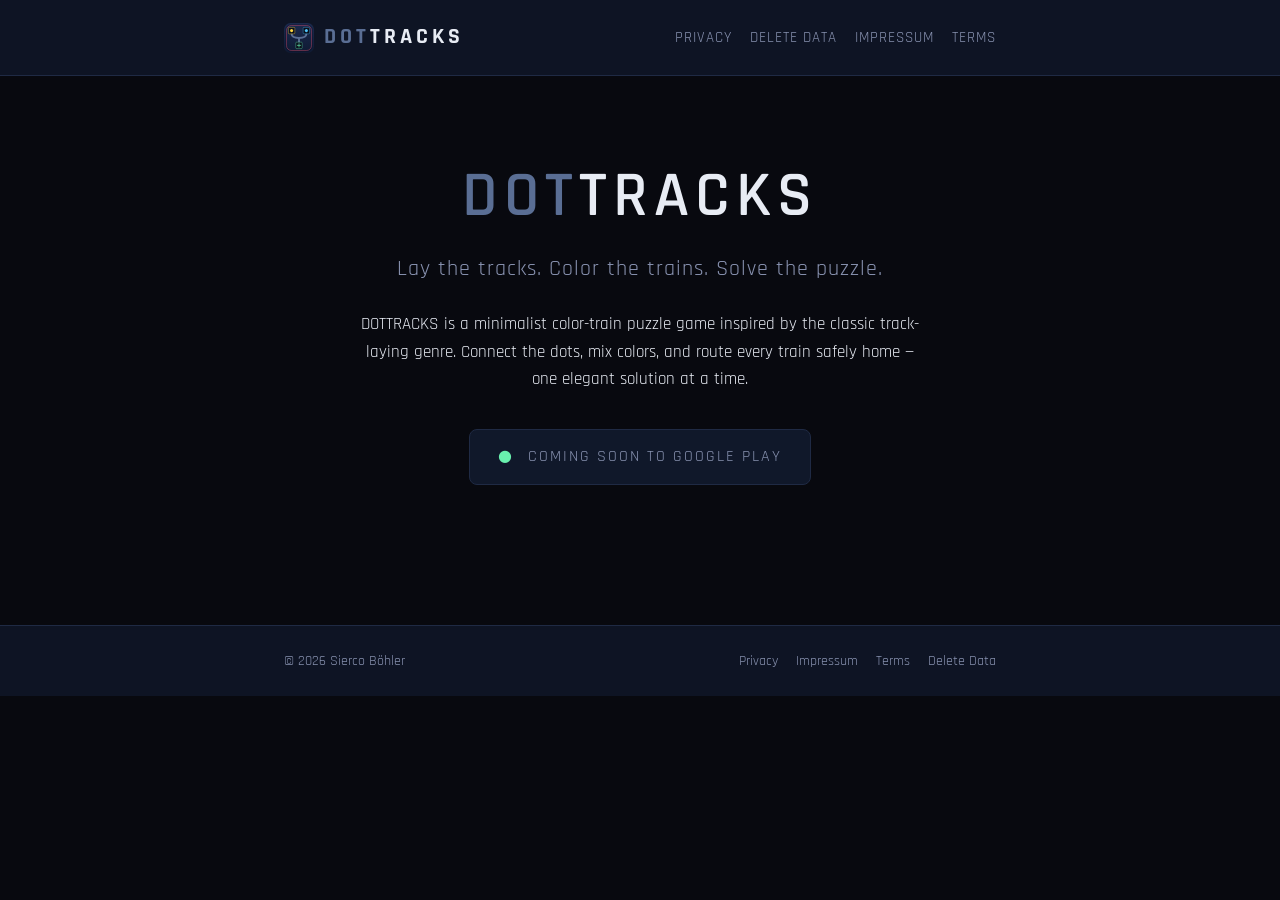
<file: index.html>
<!DOCTYPE html>
<html lang="en">
<head>
  <meta charset="UTF-8">
  <meta name="viewport" content="width=device-width, initial-scale=1.0">
  <title>DOTTRACKS — Color Train Puzzle</title>
  <meta name="description" content="DOTTRACKS is a minimalist color-train puzzle game. Lay the tracks. Color the trains. Solve the puzzle.">
  <meta name="theme-color" content="#1B2A4E">
  <link rel="icon" type="image/svg+xml" href="/favicon.svg">
  <link rel="icon" type="image/png" sizes="32x32" href="/favicon-32.png">
  <link rel="icon" type="image/png" sizes="192x192" href="/icon-192.png">
  <link rel="icon" type="image/png" sizes="512x512" href="/icon-512.png">
  <link rel="apple-touch-icon" sizes="180x180" href="/apple-touch-icon.png">
  <link rel="preconnect" href="https://fonts.googleapis.com">
  <link rel="preconnect" href="https://fonts.gstatic.com" crossorigin>
  <link href="https://fonts.googleapis.com/css2?family=Rajdhani:wght@400;500;600;700&display=swap" rel="stylesheet">
  <link rel="stylesheet" href="/style.css">
</head>
<body>
  <header class="site-header">
    <div class="container">
      <a href="/" class="wordmark"><img src="/favicon.svg" alt="" class="wordmark-logo"><span><span class="accent">DOT</span>TRACKS</span></a>
      <nav class="nav">
        <a href="/privacy">Privacy</a>
        <a href="/delete-data">Delete Data</a>
        <a href="/impressum">Impressum</a>
        <a href="/tos">Terms</a>
      </nav>
    </div>
  </header>

  <main>
    <section class="hero">
      <h1><span class="accent">DOT</span>TRACKS</h1>
      <p class="tagline">Lay the tracks. Color the trains. Solve the puzzle.</p>
      <p class="intro">
        DOTTRACKS is a minimalist color-train puzzle game inspired by the
        classic track-laying genre. Connect the dots, mix colors,
        and route every train safely home — one elegant solution at a time.
      </p>
      <div class="badge"><span class="accent">●</span> Coming soon to Google Play</div>
    </section>
  </main>

  <footer class="site-footer">
    <div class="container">
      <div>© 2026 Sierco Böhler</div>
      <div class="footer-links">
        <a href="/privacy">Privacy</a>
        <a href="/impressum">Impressum</a>
        <a href="/tos">Terms</a>
        <a href="/delete-data">Delete Data</a>
      </div>
    </div>
  </footer>
</body>
</html>
</file>
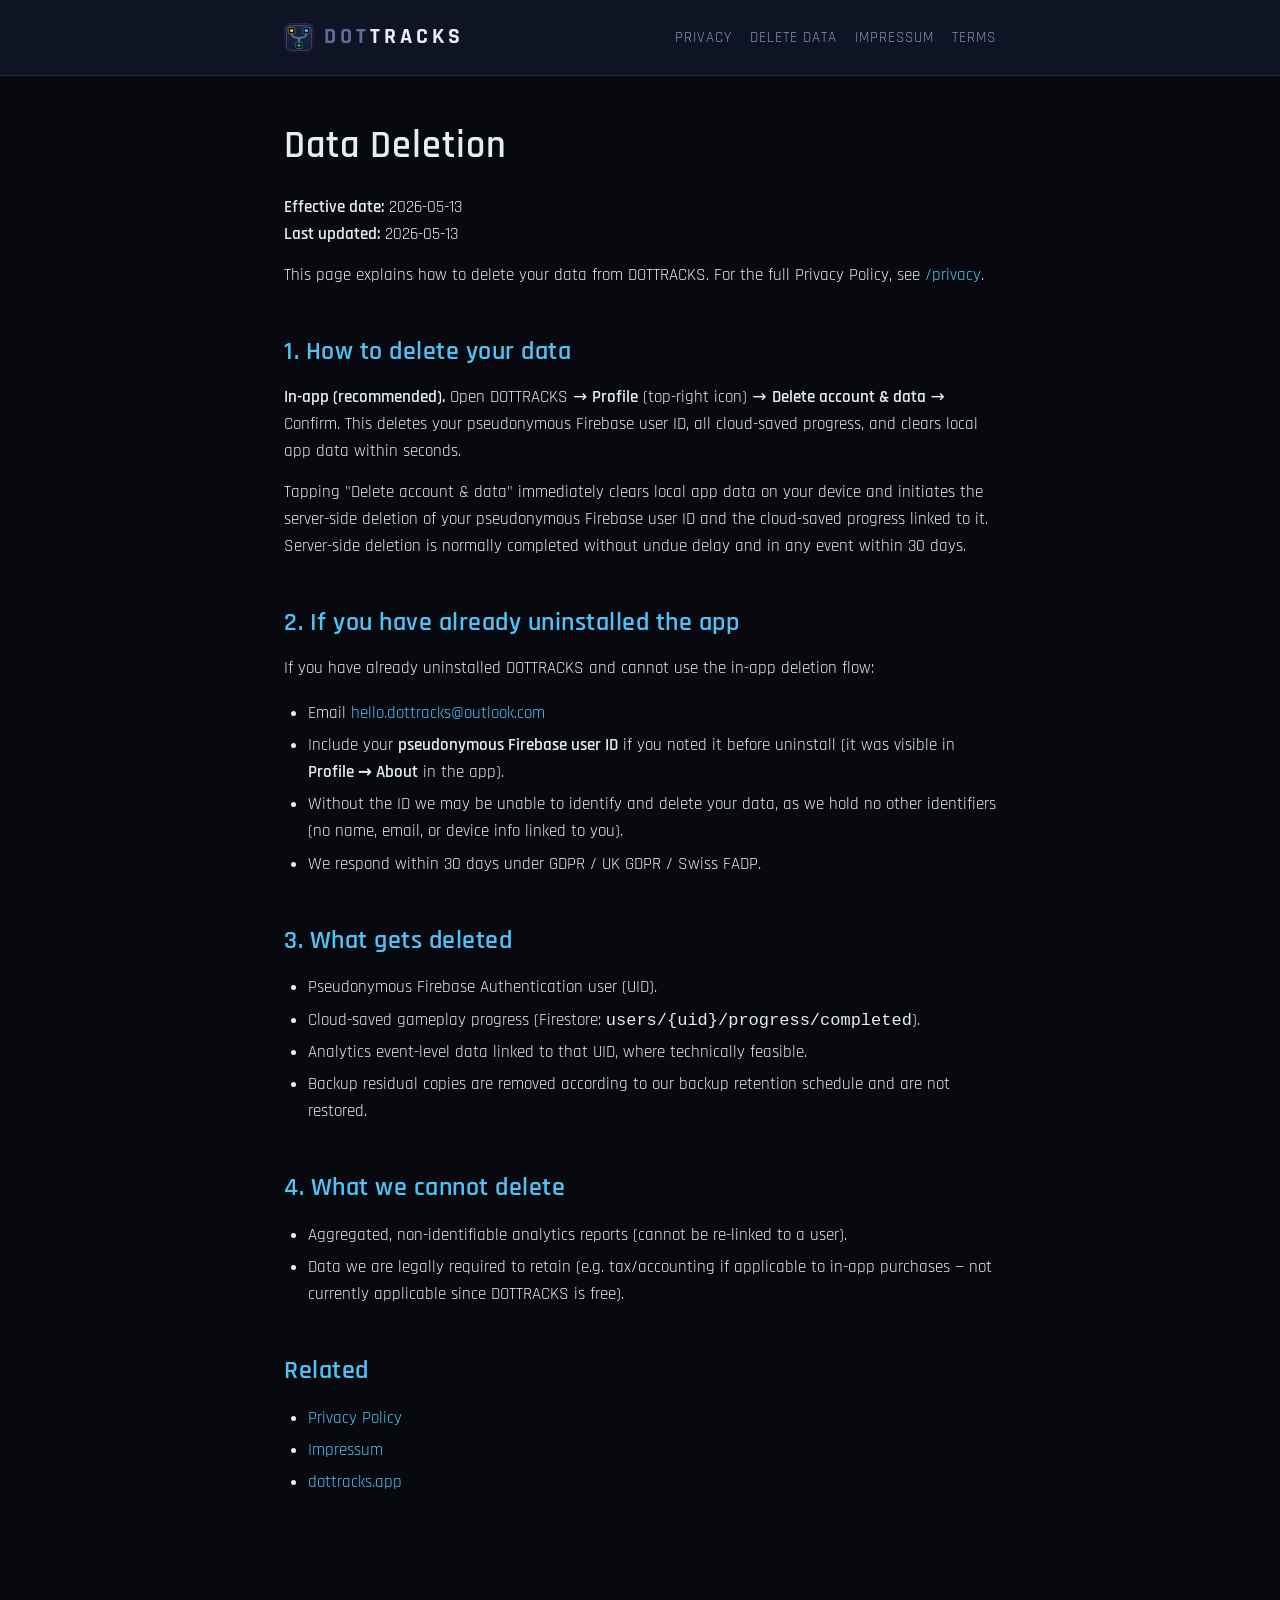
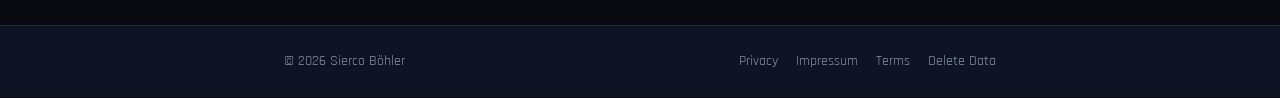
<file: delete-data/index.html>
<!DOCTYPE html>
<html lang="en">
<head>
  <meta charset="UTF-8">
  <meta name="viewport" content="width=device-width, initial-scale=1.0">
  <title>Data Deletion — DOTTRACKS</title>
  <meta name="description" content="How to delete your DOTTRACKS data — in-app, post-uninstall email procedure, and what we can and cannot delete.">
  <meta name="theme-color" content="#1B2A4E">
  <link rel="icon" type="image/svg+xml" href="/favicon.svg">
  <link rel="icon" type="image/png" sizes="32x32" href="/favicon-32.png">
  <link rel="icon" type="image/png" sizes="192x192" href="/icon-192.png">
  <link rel="icon" type="image/png" sizes="512x512" href="/icon-512.png">
  <link rel="apple-touch-icon" sizes="180x180" href="/apple-touch-icon.png">
  <link rel="preconnect" href="https://fonts.googleapis.com">
  <link rel="preconnect" href="https://fonts.gstatic.com" crossorigin>
  <link href="https://fonts.googleapis.com/css2?family=Rajdhani:wght@400;500;600;700&display=swap" rel="stylesheet">
  <link rel="stylesheet" href="/style.css">
</head>
<body>
  <header class="site-header">
    <div class="container">
      <a href="/" class="wordmark"><img src="/favicon.svg" alt="" class="wordmark-logo"><span><span class="accent">DOT</span>TRACKS</span></a>
      <nav class="nav">
        <a href="/privacy">Privacy</a>
        <a href="/delete-data">Delete Data</a>
        <a href="/impressum">Impressum</a>
        <a href="/tos">Terms</a>
      </nav>
    </div>
  </header>

  <main>
    <article class="container">
      <h1>Data Deletion</h1>

      <p><strong>Effective date:</strong> 2026-05-13<br>
      <strong>Last updated:</strong> 2026-05-13</p>

      <p>This page explains how to delete your data from DOTTRACKS. For the
      full Privacy Policy, see <a href="/privacy">/privacy</a>.</p>

      <h2>1. How to delete your data</h2>

      <p><strong>In-app (recommended).</strong> Open DOTTRACKS →
      <strong>Profile</strong> (top-right icon) →
      <strong>Delete account &amp; data</strong> → Confirm. This deletes your
      pseudonymous Firebase user ID, all cloud-saved progress, and clears
      local app data within seconds.</p>

      <p>Tapping "Delete account &amp; data" immediately clears local app data
      on your device and initiates the server-side deletion of your
      pseudonymous Firebase user ID and the cloud-saved progress linked to it.
      Server-side deletion is normally completed without undue delay and in
      any event within 30 days.</p>

      <h2>2. If you have already uninstalled the app</h2>

      <p>If you have already uninstalled DOTTRACKS and cannot use the in-app
      deletion flow:</p>

      <ul>
        <li>Email <a href="mailto:hello.dottracks@outlook.com">hello.dottracks@outlook.com</a></li>
        <li>Include your <strong>pseudonymous Firebase user ID</strong> if you
        noted it before uninstall (it was visible in
        <strong>Profile → About</strong> in the app).</li>
        <li>Without the ID we may be unable to identify and delete your data,
        as we hold no other identifiers (no name, email, or device info linked
        to you).</li>
        <li>We respond within 30 days under GDPR / UK GDPR / Swiss FADP.</li>
      </ul>

      <h2>3. What gets deleted</h2>

      <ul>
        <li>Pseudonymous Firebase Authentication user (UID).</li>
        <li>Cloud-saved gameplay progress
        (Firestore: <code>users/{uid}/progress/completed</code>).</li>
        <li>Analytics event-level data linked to that UID, where technically
        feasible.</li>
        <li>Backup residual copies are removed according to our backup
        retention schedule and are not restored.</li>
      </ul>

      <h2>4. What we cannot delete</h2>

      <ul>
        <li>Aggregated, non-identifiable analytics reports (cannot be
        re-linked to a user).</li>
        <li>Data we are legally required to retain (e.g. tax/accounting if
        applicable to in-app purchases — not currently applicable since
        DOTTRACKS is free).</li>
      </ul>

      <h2>Related</h2>

      <ul>
        <li><a href="/privacy">Privacy Policy</a></li>
        <li><a href="/impressum">Impressum</a></li>
        <li><a href="https://dottracks.app">dottracks.app</a></li>
      </ul>
    </article>
  </main>

  <footer class="site-footer">
    <div class="container">
      <div>© 2026 Sierco Böhler</div>
      <div class="footer-links">
        <a href="/privacy">Privacy</a>
        <a href="/impressum">Impressum</a>
        <a href="/tos">Terms</a>
        <a href="/delete-data">Delete Data</a>
      </div>
    </div>
  </footer>
</body>
</html>
</file>
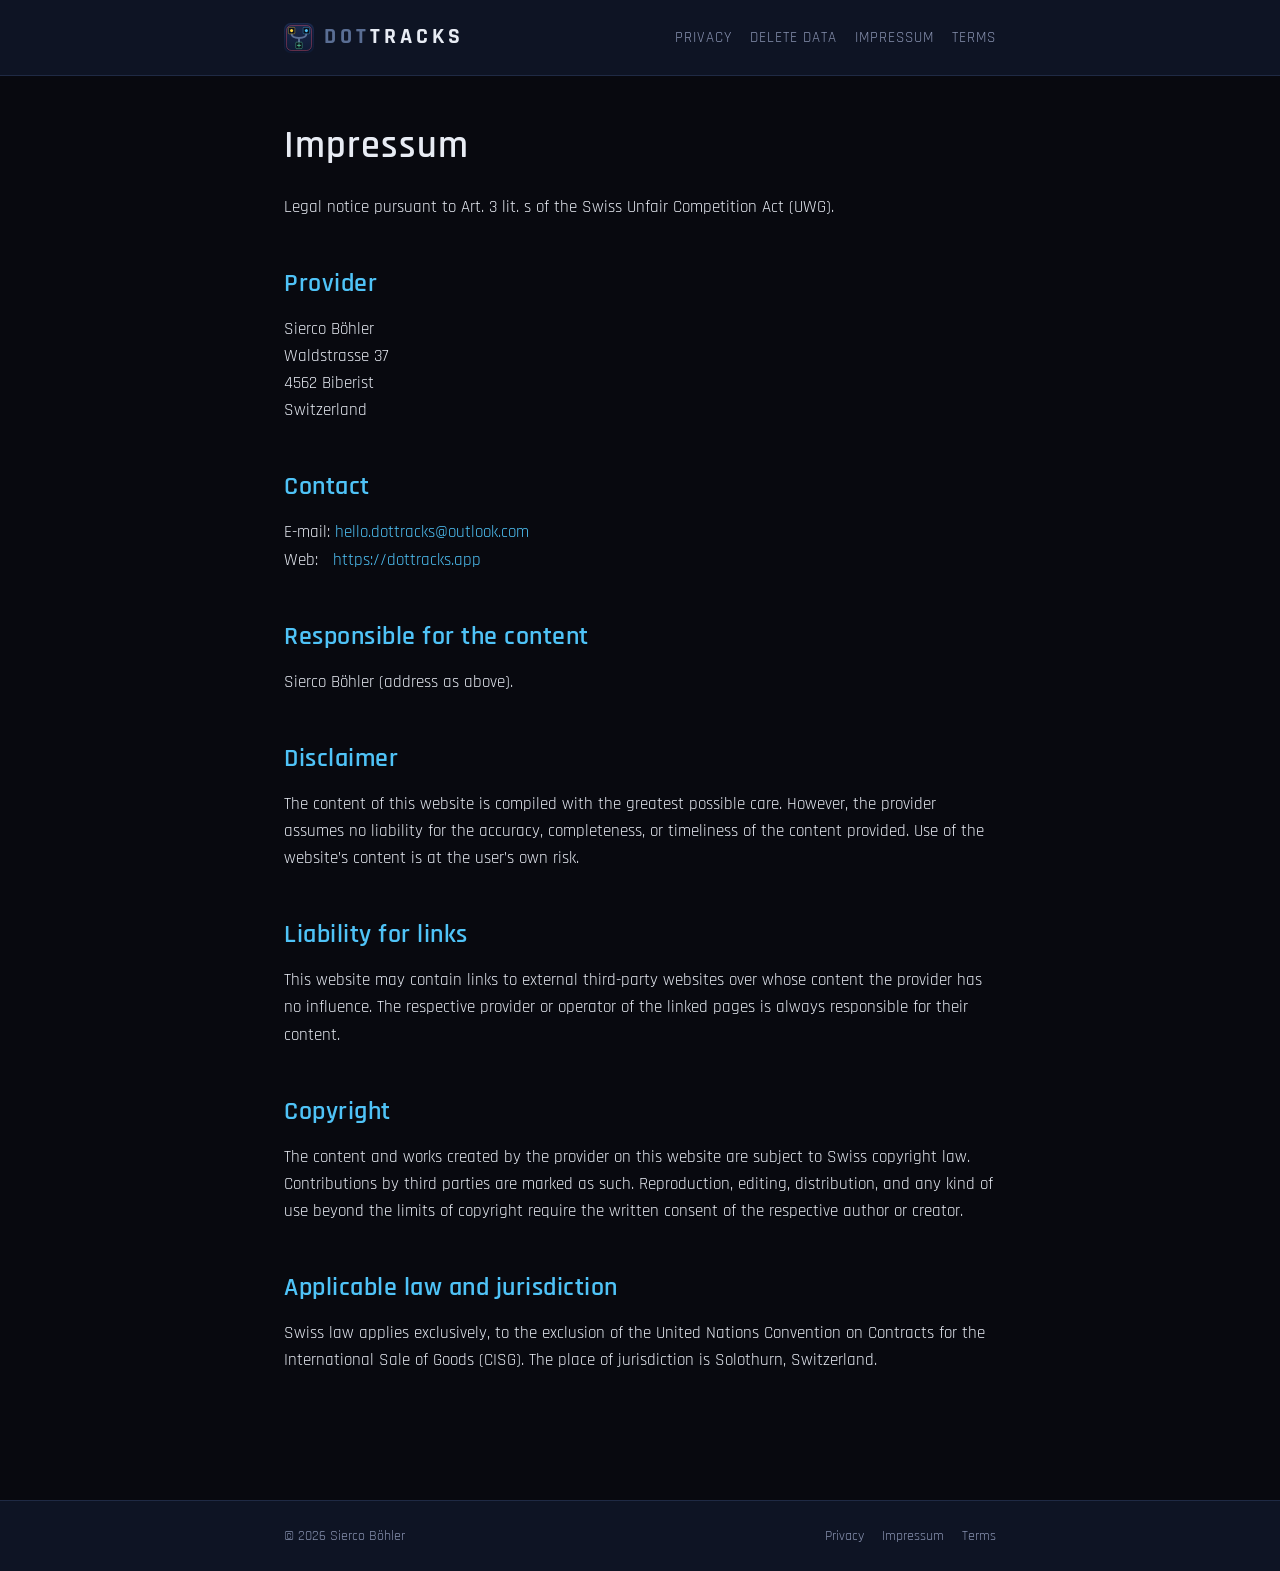
<file: impressum/index.html>
<!DOCTYPE html>
<html lang="en">
<head>
  <meta charset="UTF-8">
  <meta name="viewport" content="width=device-width, initial-scale=1.0">
  <title>Impressum — DOTTRACKS</title>
  <meta name="description" content="Legal notice (Impressum) under Art. 3 lit. s UWG for dottracks.app.">
  <meta name="theme-color" content="#1B2A4E">
  <link rel="icon" type="image/svg+xml" href="/favicon.svg">
  <link rel="icon" type="image/png" sizes="32x32" href="/favicon-32.png">
  <link rel="icon" type="image/png" sizes="192x192" href="/icon-192.png">
  <link rel="icon" type="image/png" sizes="512x512" href="/icon-512.png">
  <link rel="apple-touch-icon" sizes="180x180" href="/apple-touch-icon.png">
  <link rel="preconnect" href="https://fonts.googleapis.com">
  <link rel="preconnect" href="https://fonts.gstatic.com" crossorigin>
  <link href="https://fonts.googleapis.com/css2?family=Rajdhani:wght@400;500;600;700&display=swap" rel="stylesheet">
  <link rel="stylesheet" href="/style.css">
</head>
<body>
  <header class="site-header">
    <div class="container">
      <a href="/" class="wordmark"><img src="/favicon.svg" alt="" class="wordmark-logo"><span><span class="accent">DOT</span>TRACKS</span></a>
      <nav class="nav">
        <a href="/privacy">Privacy</a>
        <a href="/delete-data">Delete Data</a>
        <a href="/impressum">Impressum</a>
        <a href="/tos">Terms</a>
      </nav>
    </div>
  </header>

  <main>
    <article class="container">
      <h1>Impressum</h1>
      <p>Legal notice pursuant to Art. 3 lit. s of the Swiss Unfair Competition Act (UWG).</p>

      <h2>Provider</h2>
      <p>
        Sierco Böhler<br>
        Waldstrasse 37<br>
        4562 Biberist<br>
        Switzerland
      </p>

      <h2>Contact</h2>
      <p>
        E-mail: <a href="mailto:hello.dottracks@outlook.com">hello.dottracks@outlook.com</a><br>
        Web:&nbsp;&nbsp; <a href="https://dottracks.app">https://dottracks.app</a>
      </p>

      <h2>Responsible for the content</h2>
      <p>Sierco Böhler (address as above).</p>

      <h2>Disclaimer</h2>
      <p>
        The content of this website is compiled with the greatest possible care.
        However, the provider assumes no liability for the accuracy,
        completeness, or timeliness of the content provided. Use of the
        website&rsquo;s content is at the user&rsquo;s own risk.
      </p>

      <h2>Liability for links</h2>
      <p>
        This website may contain links to external third-party websites over
        whose content the provider has no influence. The respective provider or
        operator of the linked pages is always responsible for their content.
      </p>

      <h2>Copyright</h2>
      <p>
        The content and works created by the provider on this website are subject
        to Swiss copyright law. Contributions by third parties are marked as
        such. Reproduction, editing, distribution, and any kind of use beyond the
        limits of copyright require the written consent of the respective author
        or creator.
      </p>

      <h2>Applicable law and jurisdiction</h2>
      <p>
        Swiss law applies exclusively, to the exclusion of the United Nations
        Convention on Contracts for the International Sale of Goods (CISG). The
        place of jurisdiction is Solothurn, Switzerland.
      </p>
    </article>
  </main>

  <footer class="site-footer">
    <div class="container">
      <div>© 2026 Sierco Böhler</div>
      <div class="footer-links">
        <a href="/privacy">Privacy</a>
        <a href="/impressum">Impressum</a>
        <a href="/tos">Terms</a>
      </div>
    </div>
  </footer>
</body>
</html>
</file>
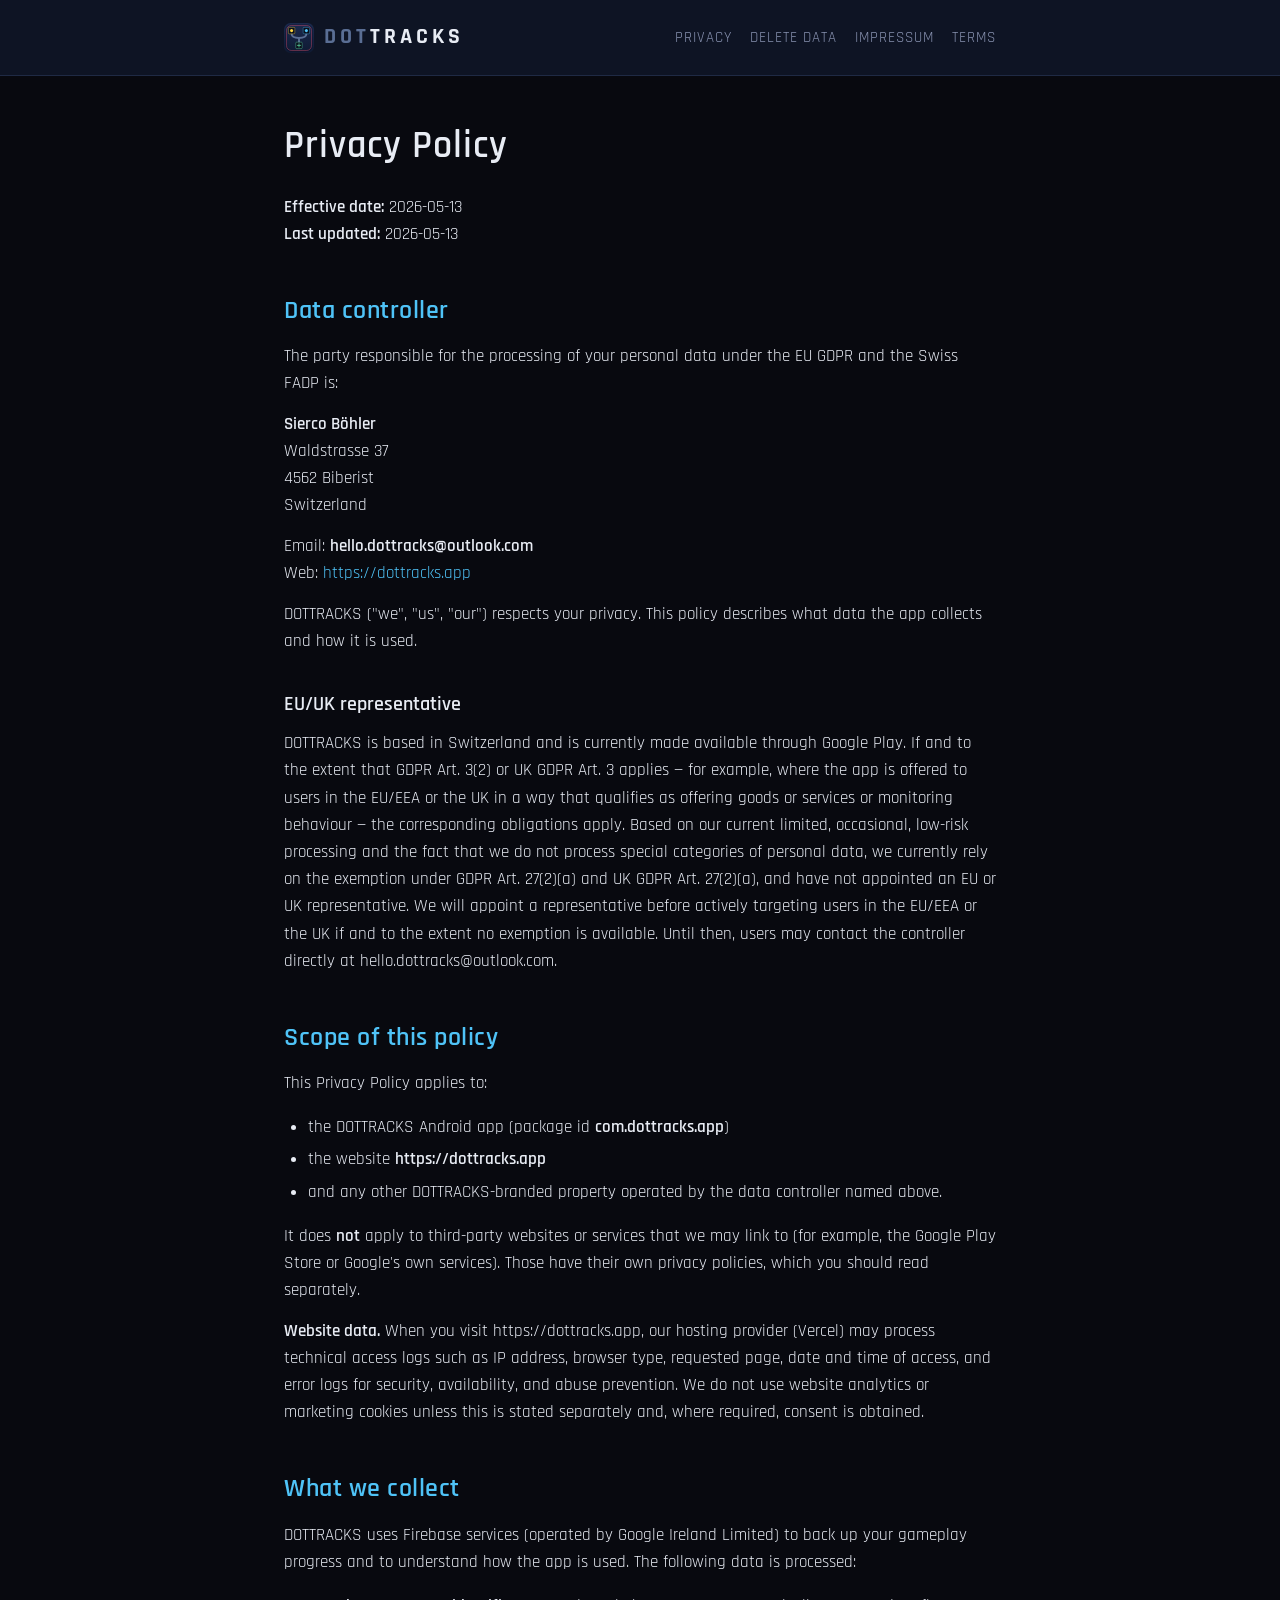
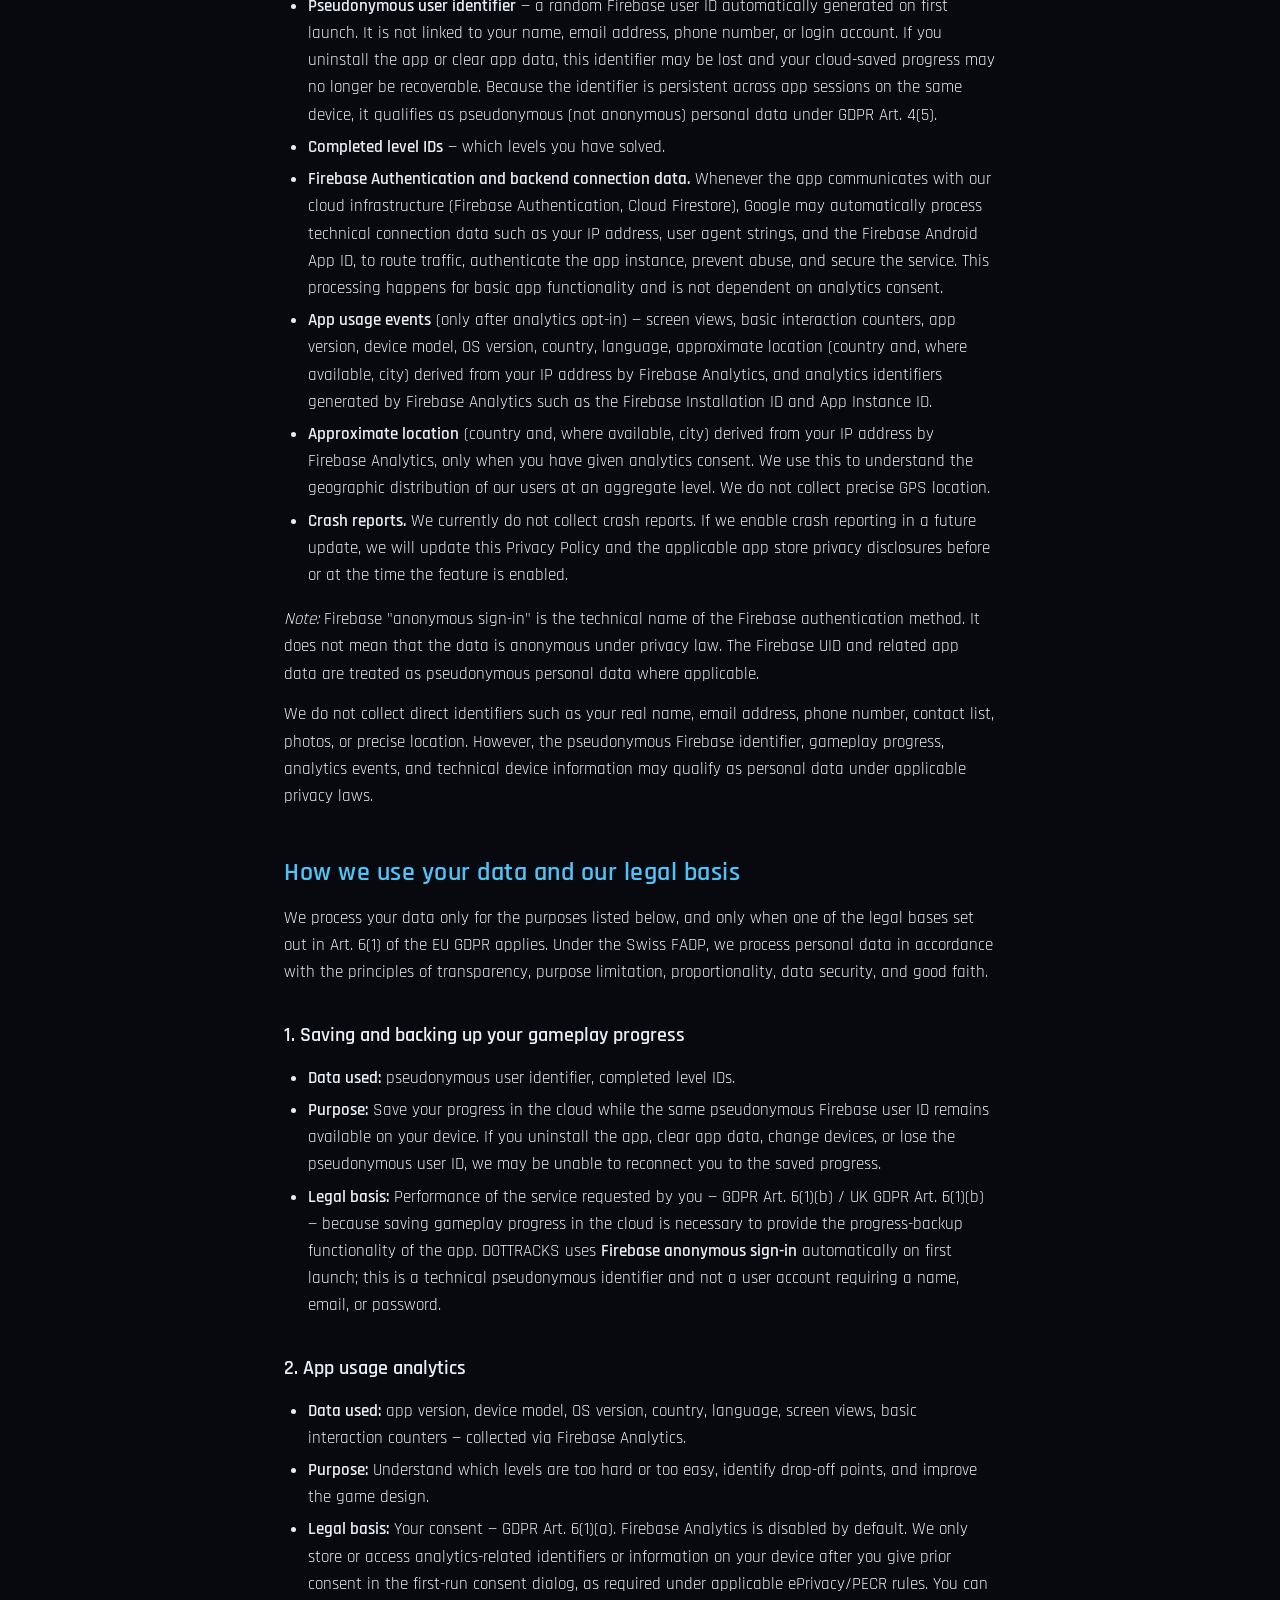
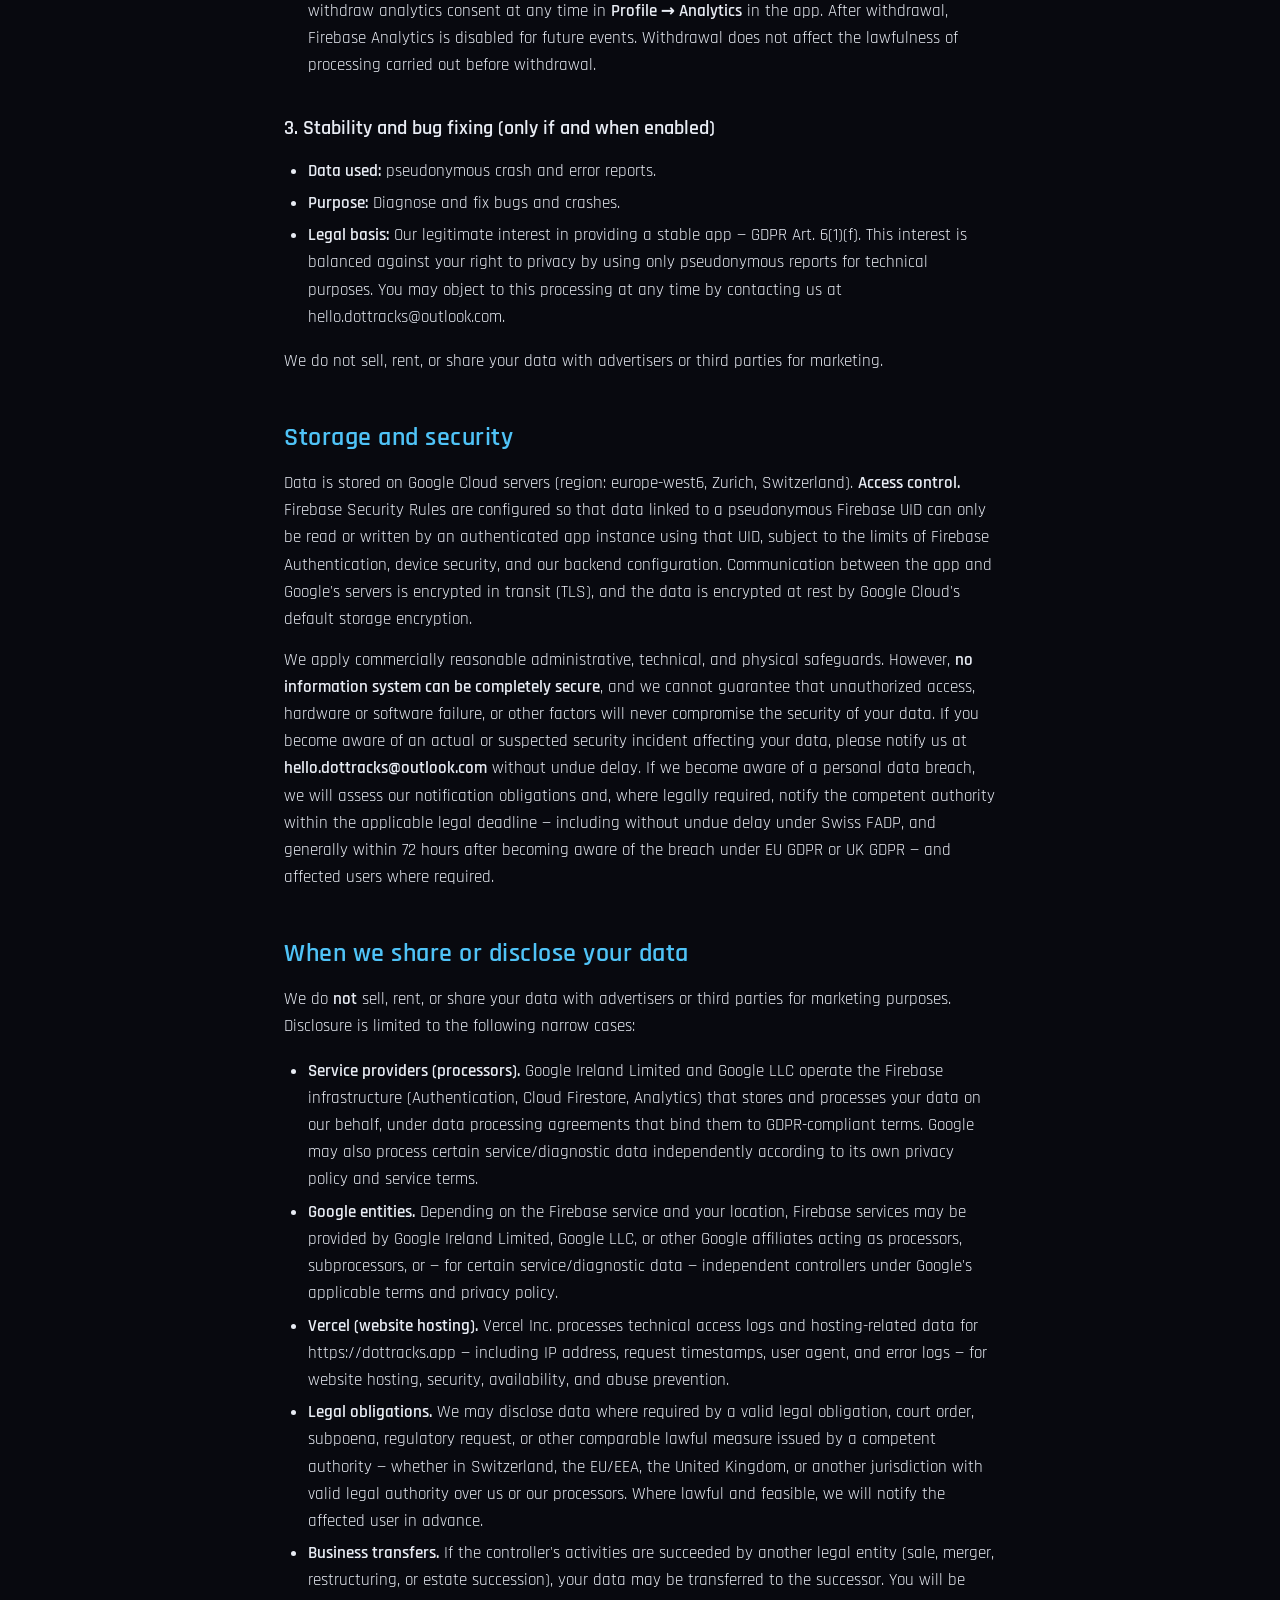
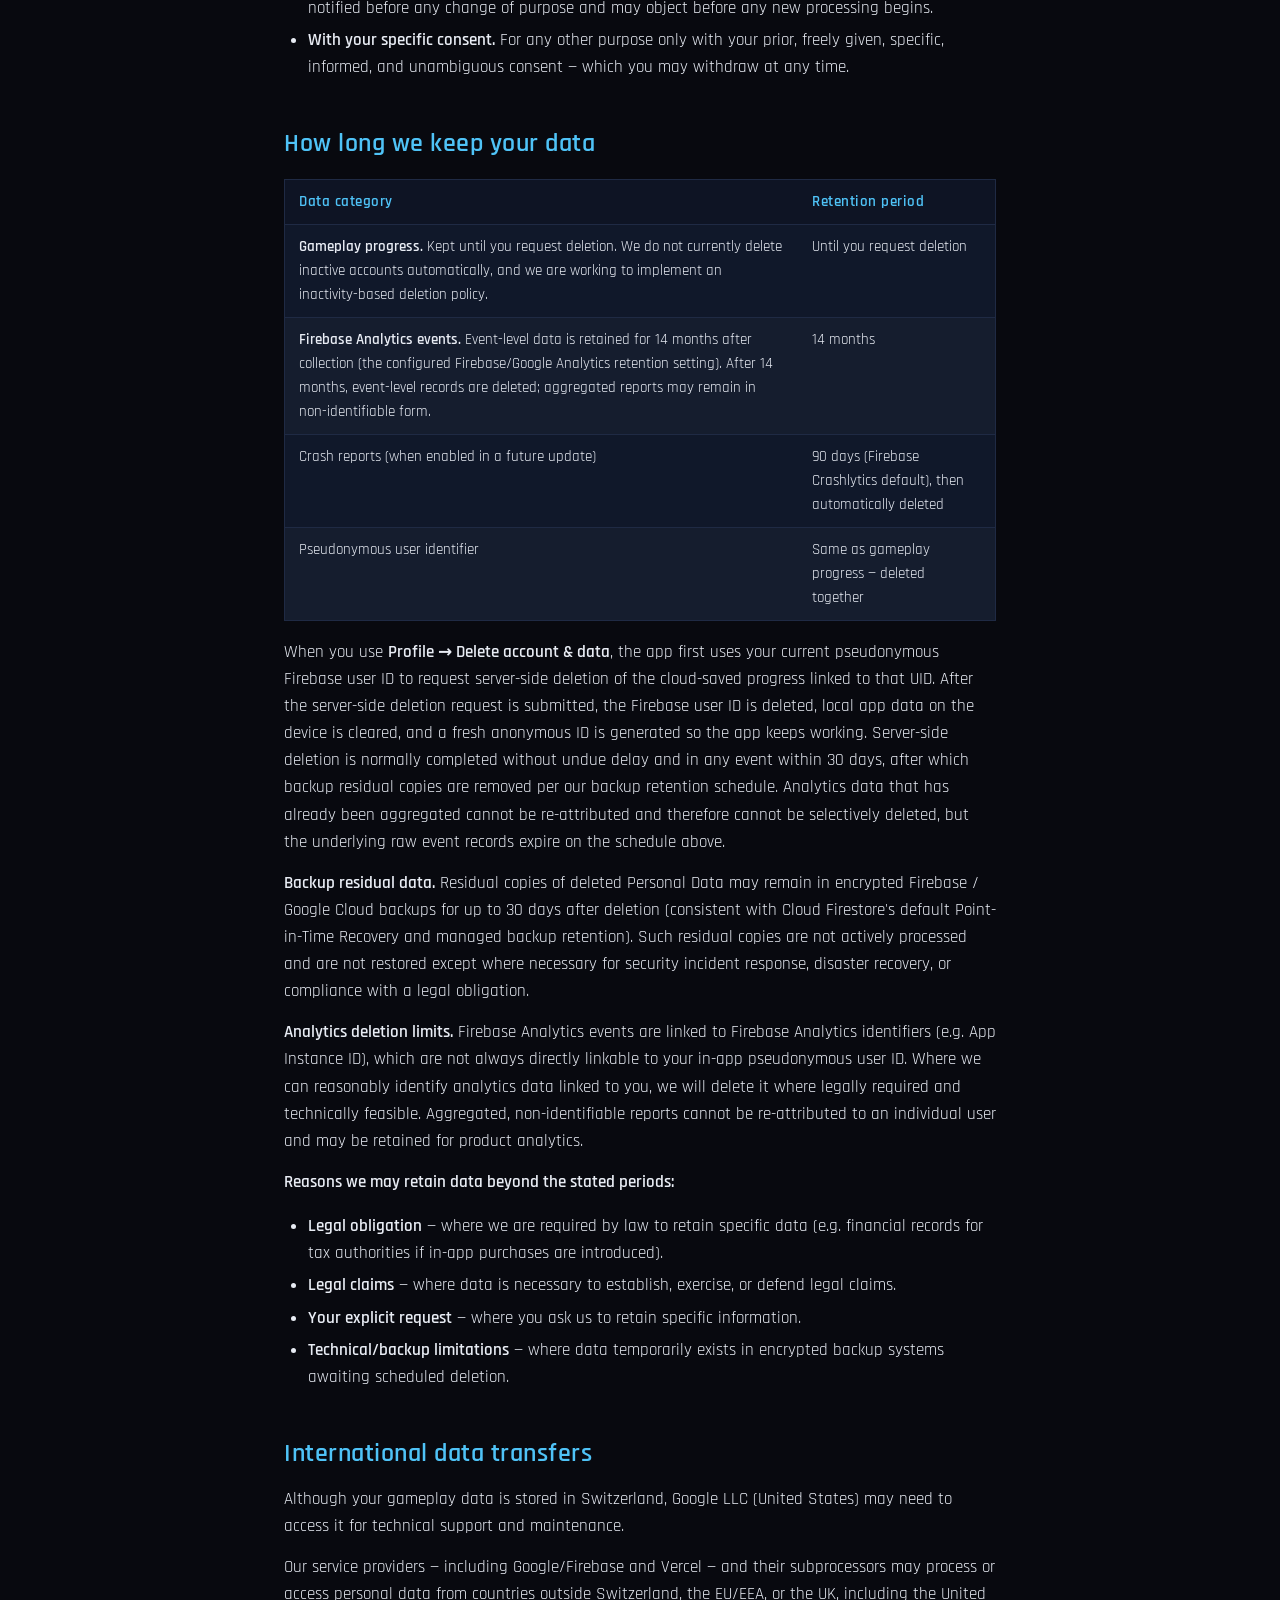
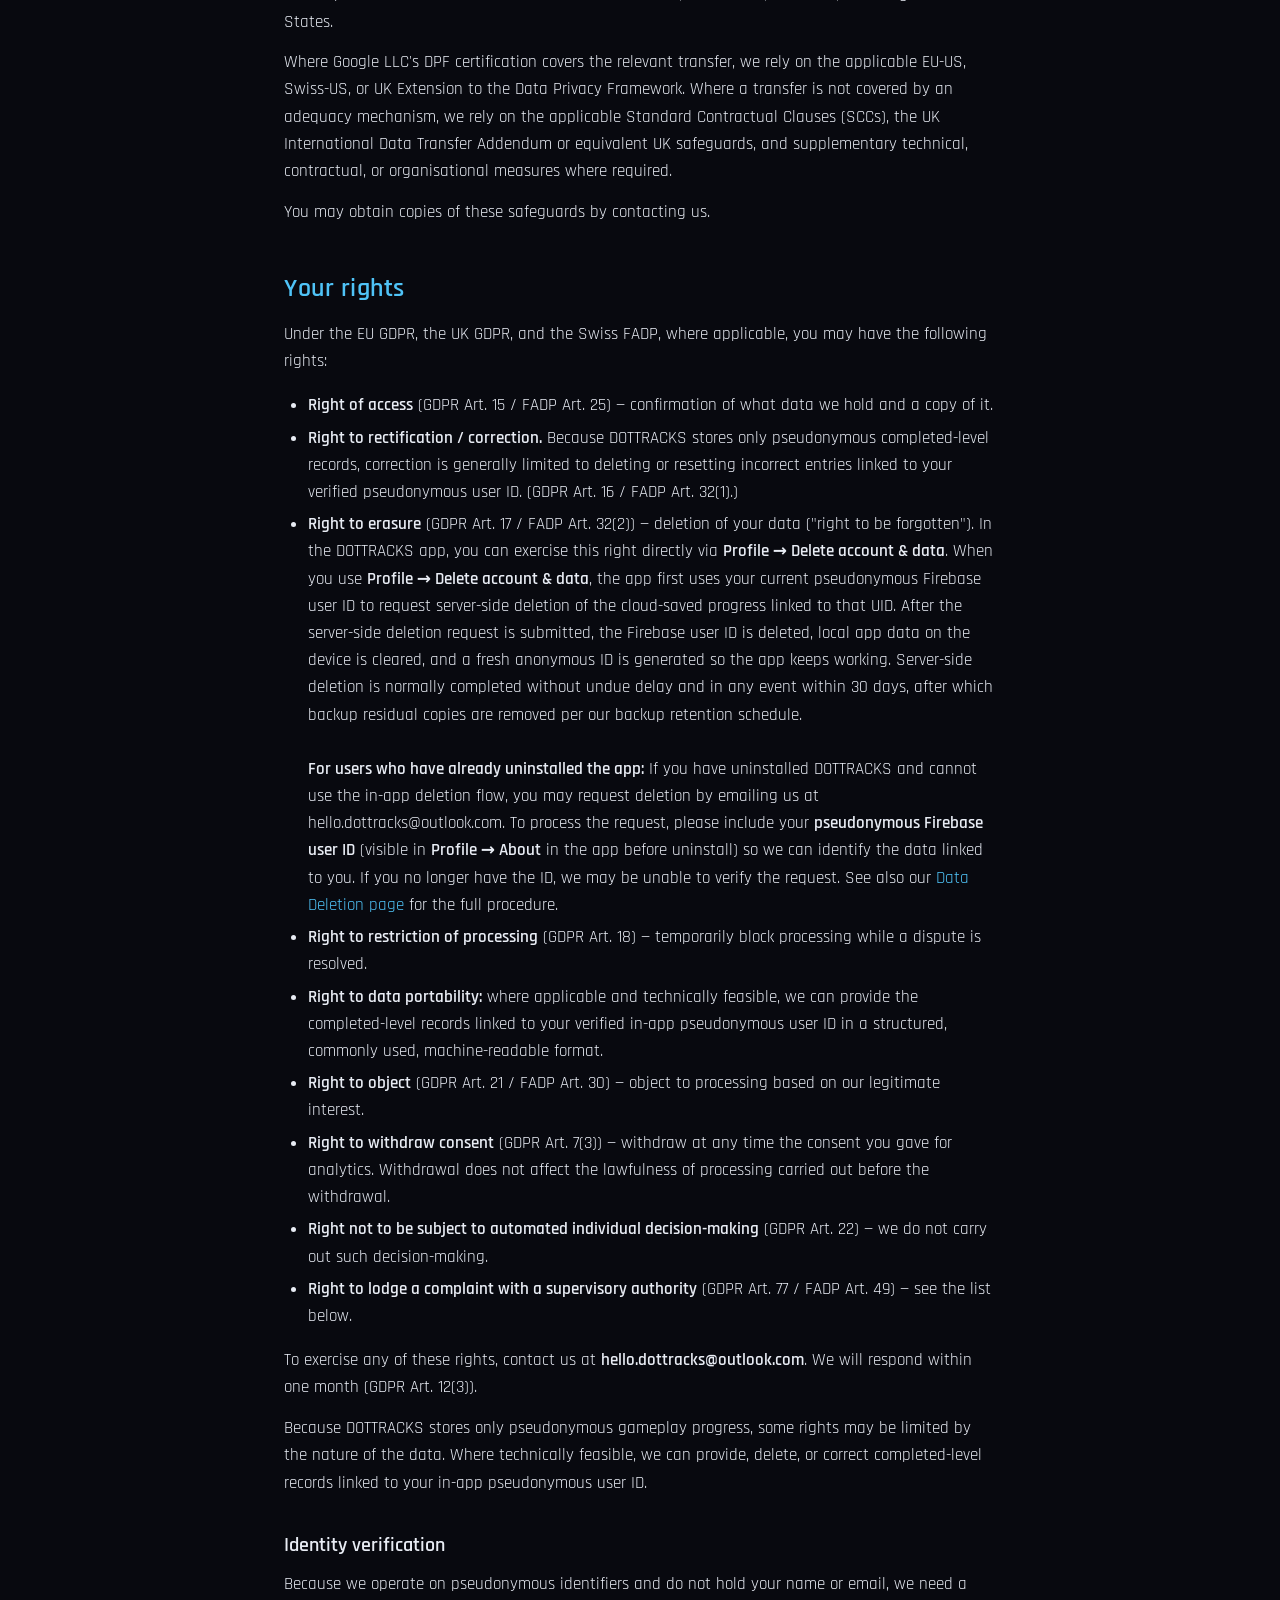
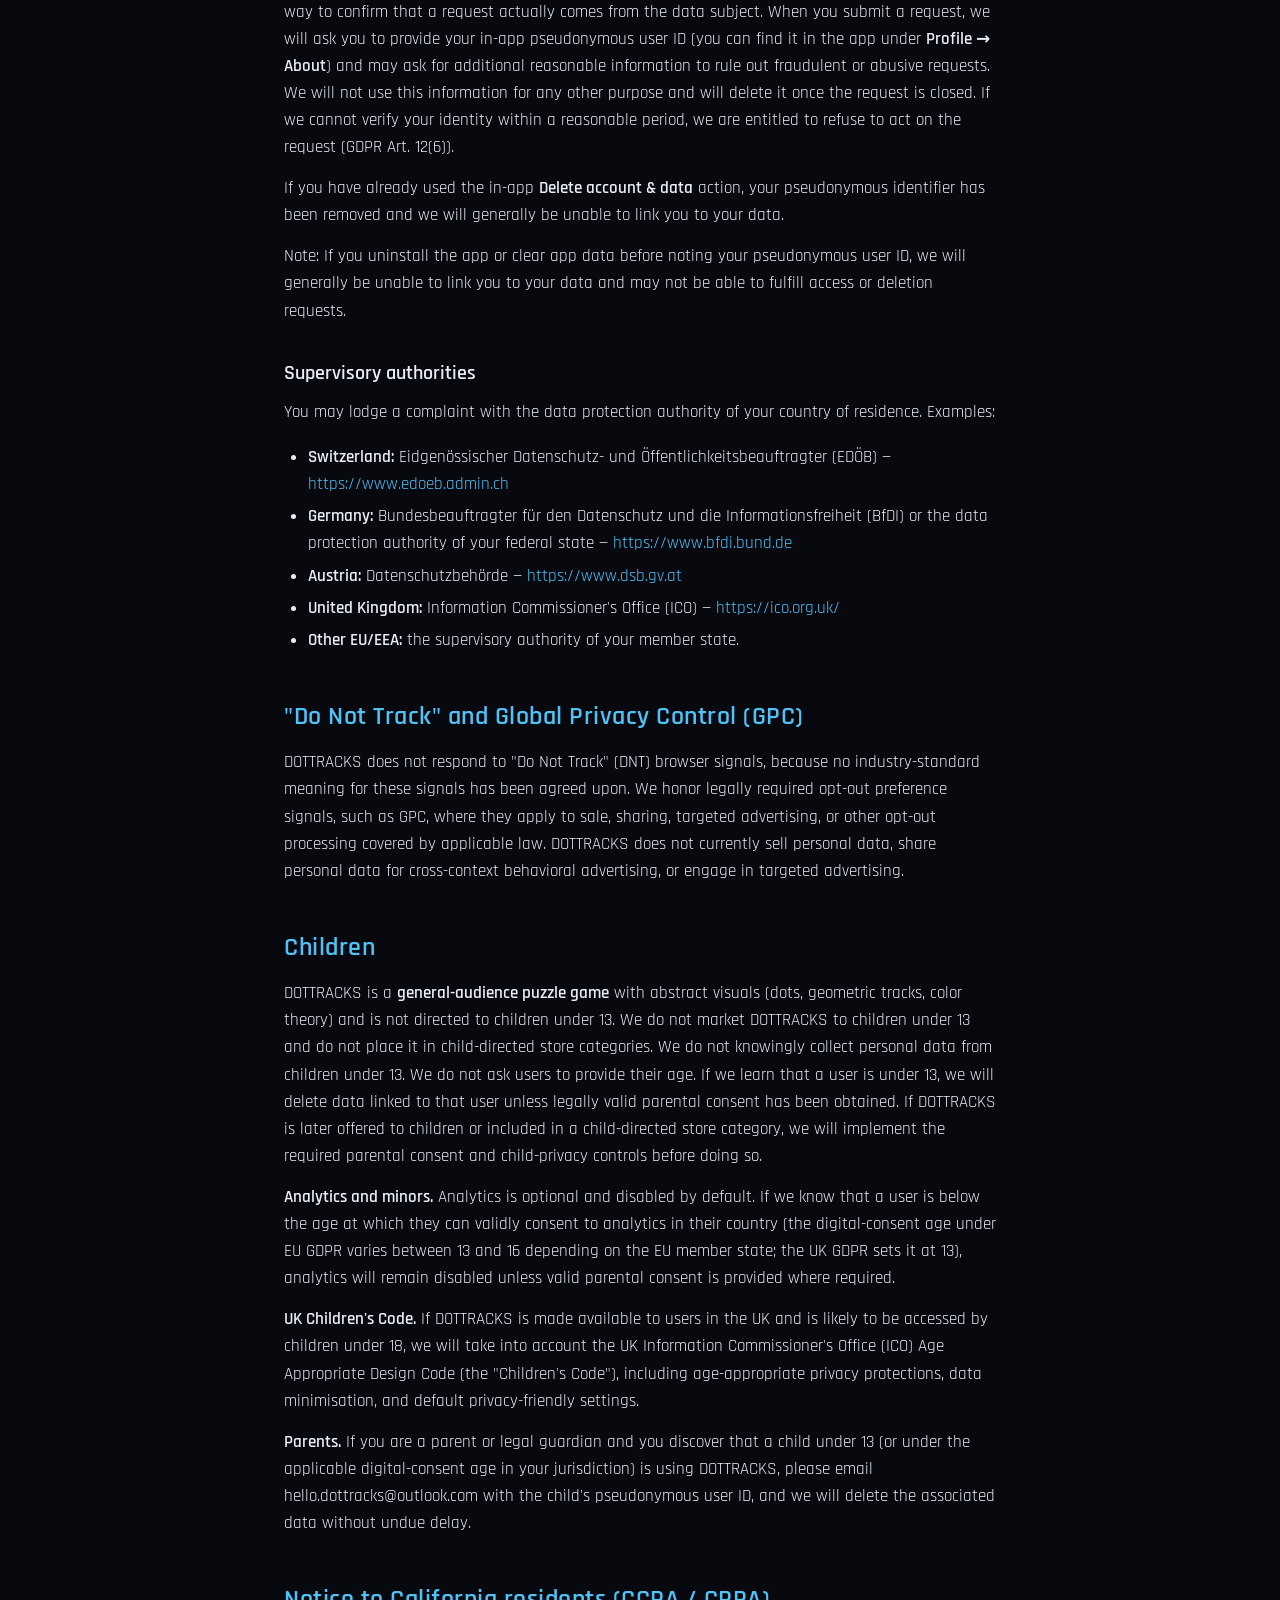
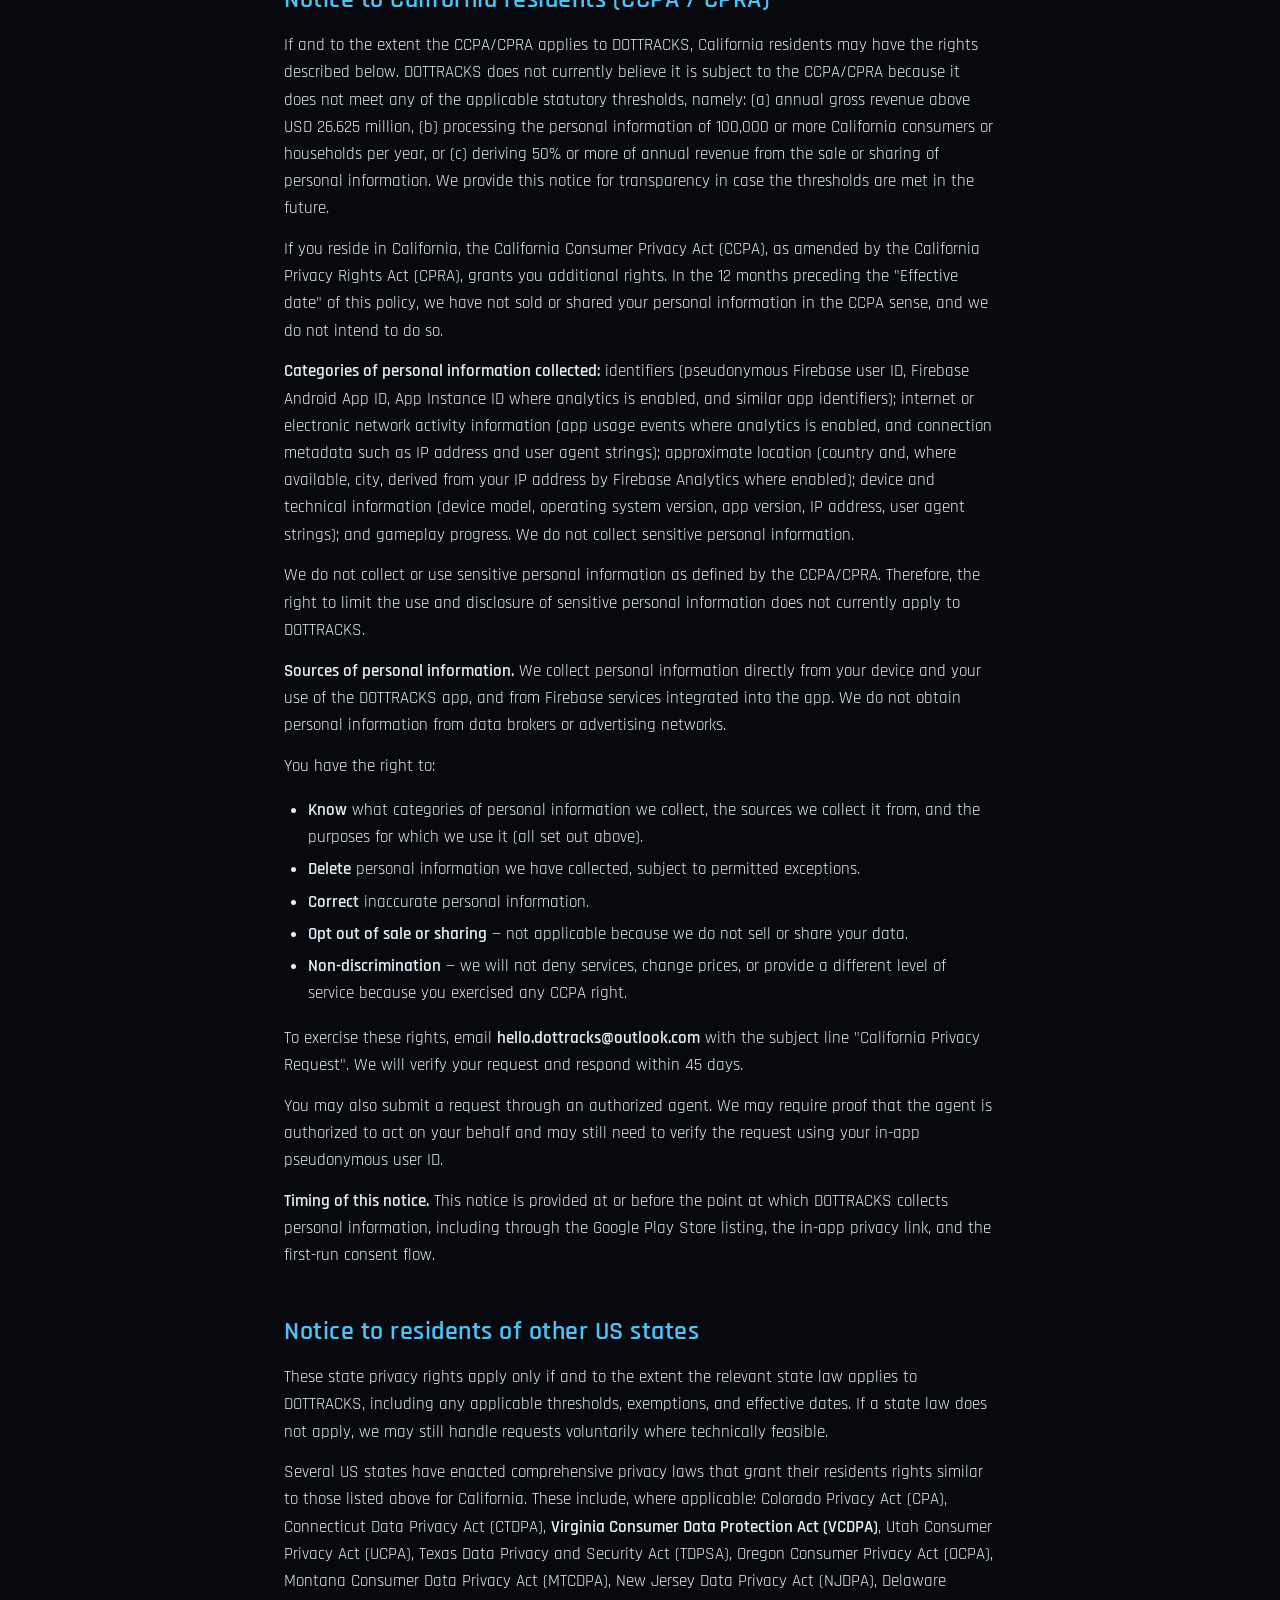
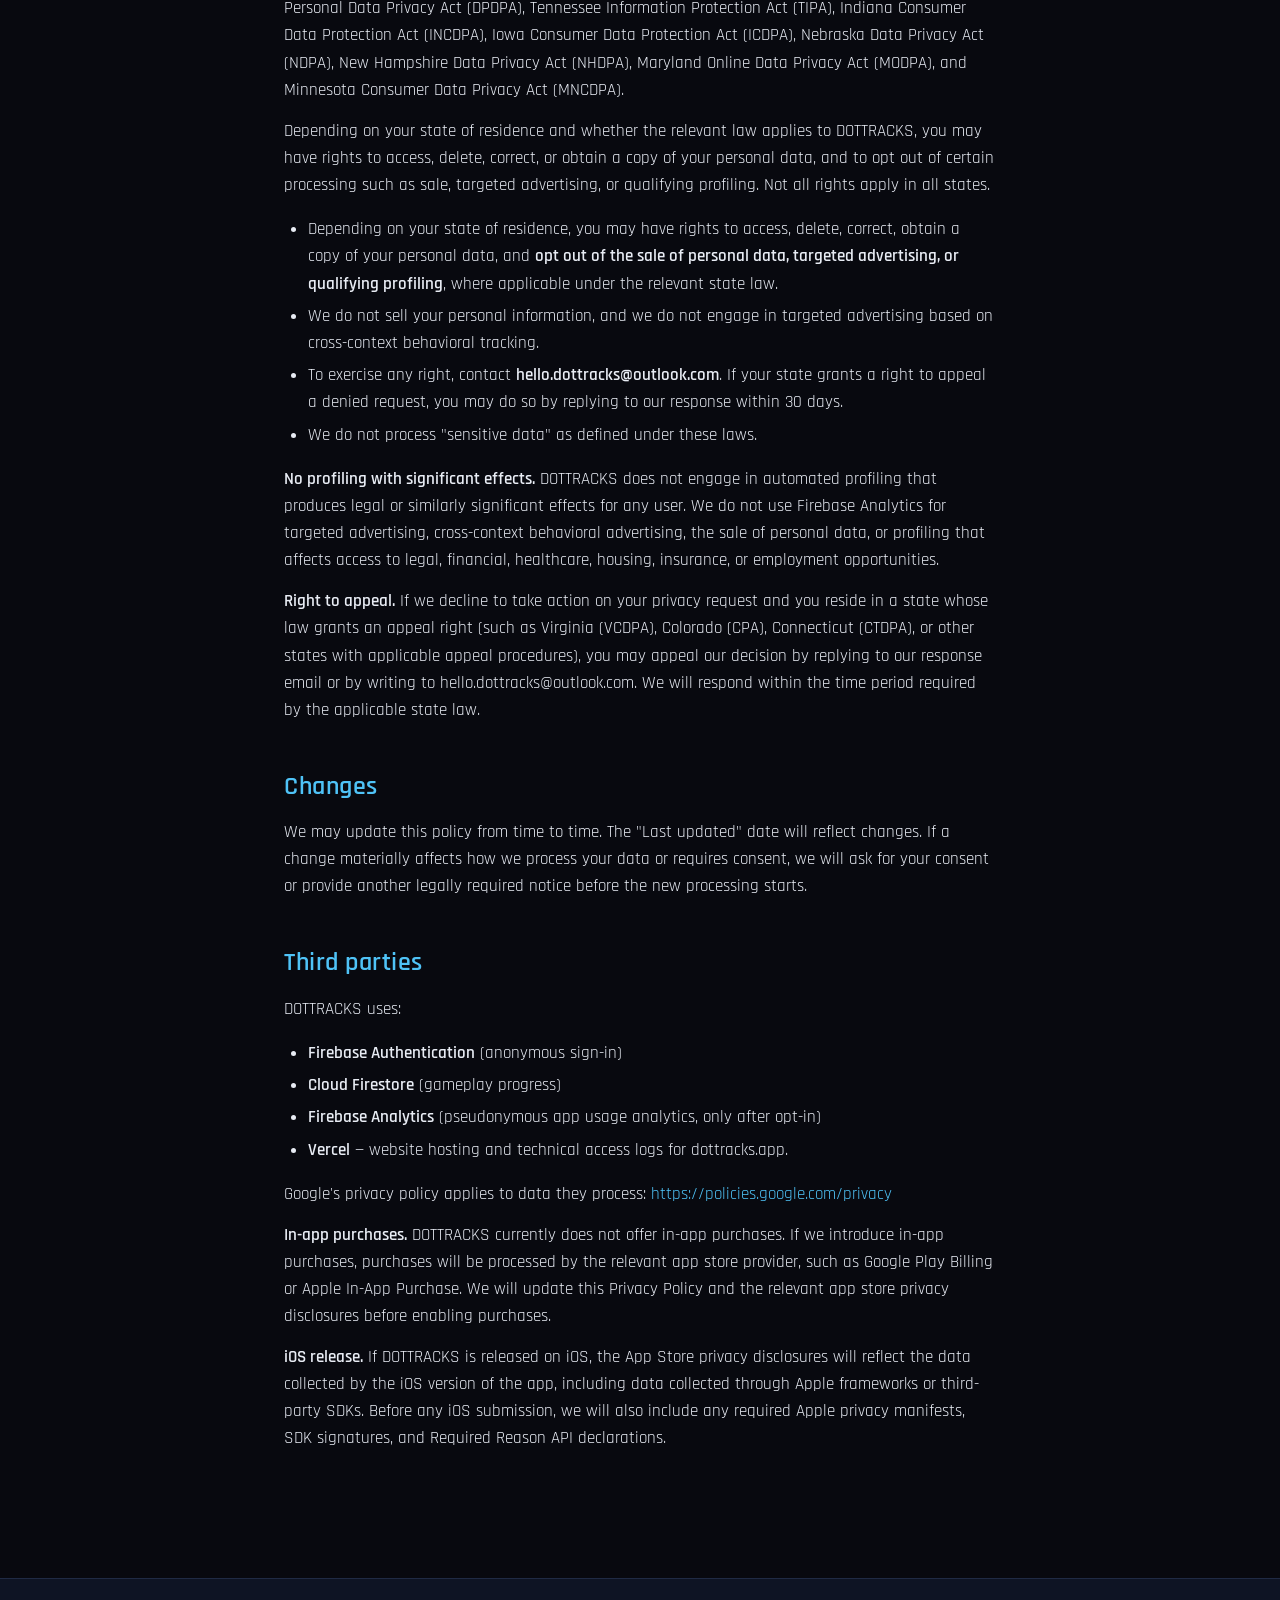
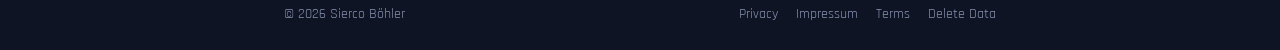
<file: privacy/index.html>
<!DOCTYPE html>
<html lang="en">
<head>
  <meta charset="UTF-8">
  <meta name="viewport" content="width=device-width, initial-scale=1.0">
  <title>Privacy Policy — DOTTRACKS</title>
  <meta name="description" content="DOTTRACKS Privacy Policy — GDPR, Swiss FADP, and CCPA compliant.">
  <meta name="theme-color" content="#1B2A4E">
  <link rel="icon" type="image/svg+xml" href="/favicon.svg">
  <link rel="icon" type="image/png" sizes="32x32" href="/favicon-32.png">
  <link rel="icon" type="image/png" sizes="192x192" href="/icon-192.png">
  <link rel="icon" type="image/png" sizes="512x512" href="/icon-512.png">
  <link rel="apple-touch-icon" sizes="180x180" href="/apple-touch-icon.png">
  <link rel="preconnect" href="https://fonts.googleapis.com">
  <link rel="preconnect" href="https://fonts.gstatic.com" crossorigin>
  <link href="https://fonts.googleapis.com/css2?family=Rajdhani:wght@400;500;600;700&display=swap" rel="stylesheet">
  <link rel="stylesheet" href="/style.css">
</head>
<body>
  <header class="site-header">
    <div class="container">
      <a href="/" class="wordmark"><img src="/favicon.svg" alt="" class="wordmark-logo"><span><span class="accent">DOT</span>TRACKS</span></a>
      <nav class="nav">
        <a href="/privacy">Privacy</a>
        <a href="/delete-data">Delete Data</a>
        <a href="/impressum">Impressum</a>
        <a href="/tos">Terms</a>
      </nav>
    </div>
  </header>

  <main>
    <article class="container">
      <h1>Privacy Policy</h1>

      <p><strong>Effective date:</strong> 2026-05-13<br>
      <strong>Last updated:</strong> 2026-05-13</p>

      <h2>Data controller</h2>

      <p>The party responsible for the processing of your personal data under
      the EU GDPR and the Swiss FADP is:</p>

      <p><strong>Sierco Böhler</strong><br>
      Waldstrasse 37<br>
      4562 Biberist<br>
      Switzerland</p>

      <p>Email: <strong>hello.dottracks@outlook.com</strong><br>
      Web: <a href="https://dottracks.app">https://dottracks.app</a></p>

      <p>DOTTRACKS ("we", "us", "our") respects your privacy. This policy describes
      what data the app collects and how it is used.</p>

      <h3>EU/UK representative</h3>

      <p>DOTTRACKS is based in Switzerland and is currently made available
      through Google Play. If and to the extent that GDPR Art. 3(2) or UK GDPR
      Art. 3 applies — for example, where the app is offered to users in the
      EU/EEA or the UK in a way that qualifies as offering goods or services
      or monitoring behaviour — the corresponding obligations apply. Based on
      our current limited, occasional, low-risk processing and the fact that
      we do not process special categories of personal data, we currently rely
      on the exemption under GDPR Art. 27(2)(a) and UK GDPR Art. 27(2)(a), and
      have not appointed an EU or UK representative. We will appoint a
      representative before actively targeting users in the EU/EEA or the UK
      if and to the extent no exemption is available. Until then, users may
      contact the controller directly at hello.dottracks@outlook.com.</p>

      <h2>Scope of this policy</h2>

      <p>This Privacy Policy applies to:</p>

      <ul>
        <li>the DOTTRACKS Android app (package id <strong>com.dottracks.app</strong>)</li>
        <li>the website <strong>https://dottracks.app</strong></li>
        <li>and any other DOTTRACKS-branded property operated by the data
        controller named above.</li>
      </ul>

      <p>It does <strong>not</strong> apply to third-party websites or services that we may
      link to (for example, the Google Play Store or Google's own services).
      Those have their own privacy policies, which you should read
      separately.</p>

      <p><strong>Website data.</strong> When you visit https://dottracks.app, our
      hosting provider (Vercel) may process technical access logs such as IP
      address, browser type, requested page, date and time of access, and
      error logs for security, availability, and abuse prevention. We do not
      use website analytics or marketing cookies unless this is stated
      separately and, where required, consent is obtained.</p>

      <h2>What we collect</h2>

      <p>DOTTRACKS uses Firebase services (operated by Google Ireland Limited) to
      back up your gameplay progress and to understand how the app is used.
      The following data is processed:</p>

      <ul>
        <li><strong>Pseudonymous user identifier</strong> — a random Firebase user ID
        automatically generated on first launch. It is not linked to your name,
        email address, phone number, or login account. If you uninstall the app
        or clear app data, this identifier may be lost and your cloud-saved
        progress may no longer be recoverable. Because the identifier is
        persistent across app sessions on the same device, it qualifies as
        pseudonymous (not anonymous) personal data under GDPR Art. 4(5).</li>
        <li><strong>Completed level IDs</strong> — which levels you have solved.</li>
        <li><strong>Firebase Authentication and backend connection data.</strong>
        Whenever the app communicates with our cloud infrastructure (Firebase
        Authentication, Cloud Firestore), Google may automatically process
        technical connection data such as your IP address, user agent strings,
        and the Firebase Android App ID, to route traffic, authenticate the app
        instance, prevent abuse, and secure the service. This processing
        happens for basic app functionality and is not dependent on analytics
        consent.</li>
        <li><strong>App usage events</strong> (only after analytics opt-in) — screen
        views, basic interaction counters, app version, device model, OS
        version, country, language, approximate location (country and, where
        available, city) derived from your IP address by Firebase Analytics,
        and analytics identifiers generated by Firebase Analytics such as the
        Firebase Installation ID and App Instance ID.</li>
        <li><strong>Approximate location</strong> (country and, where available,
        city) derived from your IP address by Firebase Analytics, only when
        you have given analytics consent. We use this to understand the
        geographic distribution of our users at an aggregate level. We do not
        collect precise GPS location.</li>
        <li><strong>Crash reports.</strong> We currently do not collect crash reports.
        If we enable crash reporting in a future update, we will update this
        Privacy Policy and the applicable app store privacy disclosures before
        or at the time the feature is enabled.</li>
      </ul>

      <p><em>Note:</em> Firebase "anonymous sign-in" is the technical name of
      the Firebase authentication method. It does not mean that the data is
      anonymous under privacy law. The Firebase UID and related app data are
      treated as pseudonymous personal data where applicable.</p>

      <p>We do not collect direct identifiers such as your real name, email
      address, phone number, contact list, photos, or precise location. However,
      the pseudonymous Firebase identifier, gameplay progress, analytics events,
      and technical device information may qualify as personal data under
      applicable privacy laws.</p>

      <h2>How we use your data and our legal basis</h2>

      <p>We process your data only for the purposes listed below, and only when
      one of the legal bases set out in Art. 6(1) of the EU GDPR applies. Under
      the Swiss FADP, we process personal data in accordance with the principles
      of transparency, purpose limitation, proportionality, data security, and
      good faith.</p>

      <h3>1. Saving and backing up your gameplay progress</h3>

      <ul>
        <li><strong>Data used:</strong> pseudonymous user identifier, completed level IDs.</li>
        <li><strong>Purpose:</strong> Save your progress in the cloud while the same
        pseudonymous Firebase user ID remains available on your device. If you
        uninstall the app, clear app data, change devices, or lose the
        pseudonymous user ID, we may be unable to reconnect you to the saved
        progress.</li>
        <li><strong>Legal basis:</strong> Performance of the service requested
        by you — GDPR Art. 6(1)(b) / UK GDPR Art. 6(1)(b) — because saving
        gameplay progress in the cloud is necessary to provide the
        progress-backup functionality of the app. DOTTRACKS uses
        <strong>Firebase anonymous sign-in</strong> automatically on first
        launch; this is a technical pseudonymous identifier and not a user
        account requiring a name, email, or password.</li>
      </ul>

      <h3>2. App usage analytics</h3>

      <ul>
        <li><strong>Data used:</strong> app version, device model, OS version, country,
        language, screen views, basic interaction counters — collected via
        Firebase Analytics.</li>
        <li><strong>Purpose:</strong> Understand which levels are too hard or too easy,
        identify drop-off points, and improve the game design.</li>
        <li><strong>Legal basis:</strong> Your consent — GDPR Art. 6(1)(a). Firebase
        Analytics is disabled by default. We only store or access
        analytics-related identifiers or information on your device after you
        give prior consent in the first-run consent dialog, as required under
        applicable ePrivacy/PECR rules. You can withdraw analytics consent at
        any time in <strong>Profile → Analytics</strong> in the app. After
        withdrawal, Firebase Analytics is disabled for future events.
        Withdrawal does not affect the lawfulness of processing carried out
        before withdrawal.</li>
      </ul>

      <h3>3. Stability and bug fixing (only if and when enabled)</h3>

      <ul>
        <li><strong>Data used:</strong> pseudonymous crash and error reports.</li>
        <li><strong>Purpose:</strong> Diagnose and fix bugs and crashes.</li>
        <li><strong>Legal basis:</strong> Our legitimate interest in providing a stable app —
        GDPR Art. 6(1)(f). This interest is balanced against your right to
        privacy by using only pseudonymous reports for technical purposes. You
        may object to this processing at any time by contacting us at
        hello.dottracks@outlook.com.</li>
      </ul>

      <p>We do not sell, rent, or share your data with advertisers or third
      parties for marketing.</p>

      <h2>Storage and security</h2>

      <p>Data is stored on Google Cloud servers (region: europe-west6, Zurich,
      Switzerland). <strong>Access control.</strong> Firebase Security Rules are
      configured so that data linked to a pseudonymous Firebase UID can only
      be read or written by an authenticated app instance using that UID,
      subject to the limits of Firebase Authentication, device security, and
      our backend configuration. Communication between the app and Google's
      servers is encrypted in transit (TLS), and the data is encrypted at
      rest by Google Cloud's default storage encryption.</p>

      <p>We apply commercially reasonable administrative, technical, and
      physical safeguards. However, <strong>no information system can be
      completely secure</strong>, and we cannot guarantee that unauthorized access,
      hardware or software failure, or other factors will never compromise
      the security of your data. If you become aware of an actual or
      suspected security incident affecting your data, please notify us at
      <strong>hello.dottracks@outlook.com</strong> without undue delay. If we
      become aware of a personal data breach, we will assess our notification
      obligations and, where legally required, notify the competent authority
      within the applicable legal deadline — including without undue delay
      under Swiss FADP, and generally within 72 hours after becoming aware of
      the breach under EU GDPR or UK GDPR — and affected users where
      required.</p>

      <h2>When we share or disclose your data</h2>

      <p>We do <strong>not</strong> sell, rent, or share your data with advertisers or
      third parties for marketing purposes. Disclosure is limited to the
      following narrow cases:</p>

      <ul>
        <li><strong>Service providers (processors).</strong> Google Ireland Limited and
        Google LLC operate the Firebase infrastructure (Authentication,
        Cloud Firestore, Analytics) that stores and processes your data on
        our behalf, under data processing agreements that bind them to
        GDPR-compliant terms. Google may also process certain
        service/diagnostic data independently according to its own privacy
        policy and service terms.</li>
        <li><strong>Google entities.</strong> Depending on the Firebase service and your
        location, Firebase services may be provided by Google Ireland Limited,
        Google LLC, or other Google affiliates acting as processors,
        subprocessors, or — for certain service/diagnostic data — independent
        controllers under Google's applicable terms and privacy policy.</li>
        <li><strong>Vercel (website hosting).</strong> Vercel Inc. processes
        technical access logs and hosting-related data for
        https://dottracks.app — including IP address, request timestamps, user
        agent, and error logs — for website hosting, security, availability,
        and abuse prevention.</li>
        <li><strong>Legal obligations.</strong> We may disclose data where
        required by a valid legal obligation, court order, subpoena,
        regulatory request, or other comparable lawful measure issued by a
        competent authority — whether in Switzerland, the EU/EEA, the United
        Kingdom, or another jurisdiction with valid legal authority over us or
        our processors. Where lawful and feasible, we will notify the affected
        user in advance.</li>
        <li><strong>Business transfers.</strong> If the controller's activities are succeeded
        by another legal entity (sale, merger, restructuring, or estate
        succession), your data may be transferred to the successor. You will
        be notified before any change of purpose and may object before
        any new processing begins.</li>
        <li><strong>With your specific consent.</strong> For any other purpose only with
        your prior, freely given, specific, informed, and unambiguous
        consent — which you may withdraw at any time.</li>
      </ul>

      <h2>How long we keep your data</h2>

      <table>
        <thead>
          <tr>
            <th>Data category</th>
            <th>Retention period</th>
          </tr>
        </thead>
        <tbody>
          <tr>
            <td><strong>Gameplay progress.</strong> Kept until you request deletion. We do not currently delete inactive accounts automatically, and we are working to implement an inactivity-based deletion policy.</td>
            <td>Until you request deletion</td>
          </tr>
          <tr>
            <td><strong>Firebase Analytics events.</strong> Event-level data is retained for 14 months after collection (the configured Firebase/Google Analytics retention setting). After 14 months, event-level records are deleted; aggregated reports may remain in non-identifiable form.</td>
            <td>14 months</td>
          </tr>
          <tr>
            <td>Crash reports (when enabled in a future update)</td>
            <td>90 days (Firebase Crashlytics default), then automatically deleted</td>
          </tr>
          <tr>
            <td>Pseudonymous user identifier</td>
            <td>Same as gameplay progress — deleted together</td>
          </tr>
        </tbody>
      </table>

      <p>When you use <strong>Profile → Delete account &amp; data</strong>, the
      app first uses your current pseudonymous Firebase user ID to request
      server-side deletion of the cloud-saved progress linked to that UID.
      After the server-side deletion request is submitted, the Firebase user
      ID is deleted, local app data on the device is cleared, and a fresh
      anonymous ID is generated so the app keeps working. Server-side deletion
      is normally completed without undue delay and in any event within 30
      days, after which backup residual copies are removed per our backup
      retention schedule. Analytics data that has already been aggregated
      cannot be re-attributed and therefore cannot be selectively deleted, but
      the underlying raw event records expire on the schedule above.</p>

      <p><strong>Backup residual data.</strong> Residual copies of deleted
      Personal Data may remain in encrypted Firebase / Google Cloud backups
      for up to 30 days after deletion (consistent with Cloud Firestore's
      default Point-in-Time Recovery and managed backup retention). Such
      residual copies are not actively processed and are not restored except
      where necessary for security incident response, disaster recovery, or
      compliance with a legal obligation.</p>

      <p><strong>Analytics deletion limits.</strong> Firebase Analytics events
      are linked to Firebase Analytics identifiers (e.g. App Instance ID),
      which are not always directly linkable to your in-app pseudonymous user
      ID. Where we can reasonably identify analytics data linked to you, we
      will delete it where legally required and technically feasible.
      Aggregated, non-identifiable reports cannot be re-attributed to an
      individual user and may be retained for product analytics.</p>

      <p><strong>Reasons we may retain data beyond the stated periods:</strong></p>
      <ul>
        <li><strong>Legal obligation</strong> — where we are required by law to
        retain specific data (e.g. financial records for tax authorities if
        in-app purchases are introduced).</li>
        <li><strong>Legal claims</strong> — where data is necessary to
        establish, exercise, or defend legal claims.</li>
        <li><strong>Your explicit request</strong> — where you ask us to retain
        specific information.</li>
        <li><strong>Technical/backup limitations</strong> — where data
        temporarily exists in encrypted backup systems awaiting scheduled
        deletion.</li>
      </ul>

      <h2>International data transfers</h2>

      <p>Although your gameplay data is stored in Switzerland, Google LLC
      (United States) may need to access it for technical support and
      maintenance.</p>

      <p>Our service providers — including Google/Firebase and Vercel — and
      their subprocessors may process or access personal data from countries
      outside Switzerland, the EU/EEA, or the UK, including the United States.</p>

      <p>Where Google LLC's DPF certification covers the relevant transfer,
      we rely on the applicable EU-US, Swiss-US, or UK Extension to the Data
      Privacy Framework. Where a transfer is not covered by an adequacy
      mechanism, we rely on the applicable Standard Contractual Clauses
      (SCCs), the UK International Data Transfer Addendum or equivalent UK
      safeguards, and supplementary technical, contractual, or organisational
      measures where required.</p>

      <p>You may obtain copies of these safeguards by contacting us.</p>

      <h2>Your rights</h2>

      <p>Under the EU GDPR, the UK GDPR, and the Swiss FADP, where applicable,
      you may have the following rights:</p>

      <ul>
        <li><strong>Right of access</strong> (GDPR Art. 15 / FADP Art. 25) — confirmation of
        what data we hold and a copy of it.</li>
        <li><strong>Right to rectification / correction.</strong> Because DOTTRACKS
        stores only pseudonymous completed-level records, correction is
        generally limited to deleting or resetting incorrect entries linked
        to your verified pseudonymous user ID. (GDPR Art. 16 / FADP Art. 32(1).)</li>
        <li><strong>Right to erasure</strong> (GDPR Art. 17 / FADP Art. 32(2)) — deletion of
        your data ("right to be forgotten"). In the DOTTRACKS app, you can
        exercise this right directly via <strong>Profile → Delete account &amp; data</strong>.
        When you use <strong>Profile → Delete account &amp; data</strong>, the app
        first uses your current pseudonymous Firebase user ID to request
        server-side deletion of the cloud-saved progress linked to that UID.
        After the server-side deletion request is submitted, the Firebase user
        ID is deleted, local app data on the device is cleared, and a fresh
        anonymous ID is generated so the app keeps working. Server-side
        deletion is normally completed without undue delay and in any event
        within 30 days, after which backup residual copies are removed per our
        backup retention schedule.
        <br><br>
        <strong>For users who have already uninstalled the app:</strong> If you
        have uninstalled DOTTRACKS and cannot use the in-app deletion flow, you
        may request deletion by emailing us at hello.dottracks@outlook.com. To
        process the request, please include your <strong>pseudonymous Firebase
        user ID</strong> (visible in <strong>Profile → About</strong> in the app
        before uninstall) so we can identify the data linked to you. If you no
        longer have the ID, we may be unable to verify the request. See also
        our <a href="https://dottracks.app/delete-data">Data Deletion page</a>
        for the full procedure.</li>
        <li><strong>Right to restriction of processing</strong> (GDPR Art. 18) — temporarily
        block processing while a dispute is resolved.</li>
        <li><strong>Right to data portability:</strong> where applicable and technically
        feasible, we can provide the completed-level records linked to your
        verified in-app pseudonymous user ID in a structured, commonly used,
        machine-readable format.</li>
        <li><strong>Right to object</strong> (GDPR Art. 21 / FADP Art. 30) — object to
        processing based on our legitimate interest.</li>
        <li><strong>Right to withdraw consent</strong> (GDPR Art. 7(3)) — withdraw at any
        time the consent you gave for analytics. Withdrawal does not affect
        the lawfulness of processing carried out before the withdrawal.</li>
        <li><strong>Right not to be subject to automated individual decision-making</strong>
        (GDPR Art. 22) — we do not carry out such decision-making.</li>
        <li><strong>Right to lodge a complaint with a supervisory authority</strong>
        (GDPR Art. 77 / FADP Art. 49) — see the list below.</li>
      </ul>

      <p>To exercise any of these rights, contact us at
      <strong>hello.dottracks@outlook.com</strong>. We will respond within one month
      (GDPR Art. 12(3)).</p>

      <p>Because DOTTRACKS stores only pseudonymous gameplay progress, some
      rights may be limited by the nature of the data. Where technically
      feasible, we can provide, delete, or correct completed-level records
      linked to your in-app pseudonymous user ID.</p>

      <h3>Identity verification</h3>

      <p>Because we operate on pseudonymous identifiers and do not hold your
      name or email, we need a way to confirm that a request actually comes
      from the data subject. When you submit a request, we will ask you to
      provide your in-app pseudonymous user ID (you can find it in the app
      under <strong>Profile → About</strong>) and may ask for additional reasonable
      information to rule out fraudulent or abusive requests. We will not
      use this information for any other purpose and will delete it once
      the request is closed. If we cannot verify your identity within a
      reasonable period, we are entitled to refuse to act on the request
      (GDPR Art. 12(6)).</p>

      <p>If you have already used the in-app <strong>Delete account &amp; data</strong>
      action, your pseudonymous identifier has been removed and we will
      generally be unable to link you to your data.</p>

      <p>Note: If you uninstall the app or clear app data before noting your
      pseudonymous user ID, we will generally be unable to link you to your
      data and may not be able to fulfill access or deletion requests.</p>

      <h3>Supervisory authorities</h3>

      <p>You may lodge a complaint with the data protection authority of your
      country of residence. Examples:</p>

      <ul>
        <li><strong>Switzerland:</strong> Eidgenössischer Datenschutz- und
        Öffentlichkeitsbeauftragter (EDÖB) — <a href="https://www.edoeb.admin.ch">https://www.edoeb.admin.ch</a></li>
        <li><strong>Germany:</strong> Bundesbeauftragter für den Datenschutz und die
        Informationsfreiheit (BfDI) or the data protection authority of
        your federal state — <a href="https://www.bfdi.bund.de">https://www.bfdi.bund.de</a></li>
        <li><strong>Austria:</strong> Datenschutzbehörde — <a href="https://www.dsb.gv.at">https://www.dsb.gv.at</a></li>
        <li><strong>United Kingdom:</strong> Information Commissioner's Office (ICO) — <a href="https://ico.org.uk/">https://ico.org.uk/</a></li>
        <li><strong>Other EU/EEA:</strong> the supervisory authority of your member state.</li>
      </ul>

      <h2>"Do Not Track" and Global Privacy Control (GPC)</h2>

      <p>DOTTRACKS does not respond to "Do Not Track" (DNT) browser signals,
      because no industry-standard meaning for these signals has been agreed
      upon. We honor legally required opt-out preference signals, such as GPC,
      where they apply to sale, sharing, targeted advertising, or other opt-out
      processing covered by applicable law. DOTTRACKS does not currently sell
      personal data, share personal data for cross-context behavioral
      advertising, or engage in targeted advertising.</p>

      <h2>Children</h2>

      <p>DOTTRACKS is a <strong>general-audience puzzle game</strong> with
      abstract visuals (dots, geometric tracks, color theory) and is not
      directed to children under 13. We do not market DOTTRACKS to children
      under 13 and do not place it in child-directed store categories. We do
      not knowingly collect personal data from children under 13. We do not
      ask users to provide their age. If we learn that a user is under 13, we
      will delete data linked to that user unless legally valid parental
      consent has been obtained. If DOTTRACKS is later offered to children or
      included in a child-directed store category, we will implement the
      required parental consent and child-privacy controls before doing so.</p>

      <p><strong>Analytics and minors.</strong> Analytics is optional and disabled by
      default. If we know that a user is below the age at which they can
      validly consent to analytics in their country (the digital-consent age
      under EU GDPR varies between 13 and 16 depending on the EU member
      state; the UK GDPR sets it at 13), analytics will remain disabled
      unless valid parental consent is provided where required.</p>

      <p><strong>UK Children's Code.</strong> If DOTTRACKS is made available
      to users in the UK and is likely to be accessed by children under 18,
      we will take into account the UK Information Commissioner's Office
      (ICO) Age Appropriate Design Code (the "Children's Code"), including
      age-appropriate privacy protections, data minimisation, and default
      privacy-friendly settings.</p>

      <p><strong>Parents.</strong> If you are a parent or legal guardian and
      you discover that a child under 13 (or under the applicable
      digital-consent age in your jurisdiction) is using DOTTRACKS, please
      email hello.dottracks@outlook.com with the child's pseudonymous user ID,
      and we will delete the associated data without undue delay.</p>

      <h2>Notice to California residents (CCPA / CPRA)</h2>

      <p>If and to the extent the CCPA/CPRA applies to DOTTRACKS, California
      residents may have the rights described below. DOTTRACKS does not
      currently believe it is subject to the CCPA/CPRA because it does not
      meet any of the applicable statutory thresholds, namely: (a) annual
      gross revenue above USD 26.625 million, (b) processing the personal
      information of 100,000 or more California consumers or households per
      year, or (c) deriving 50% or more of annual revenue from the sale or
      sharing of personal information. We provide this notice for transparency
      in case the thresholds are met in the future.</p>

      <p>If you reside in California, the California Consumer Privacy Act
      (CCPA), as amended by the California Privacy Rights Act (CPRA),
      grants you additional rights. In the 12 months preceding the
      "Effective date" of this policy, we have not sold or shared your
      personal information in the CCPA sense, and we do not intend to do so.</p>

      <p><strong>Categories of personal information collected:</strong>
      identifiers (pseudonymous Firebase user ID, Firebase Android App ID, App
      Instance ID where analytics is enabled, and similar app identifiers);
      internet or electronic network activity information (app usage events
      where analytics is enabled, and connection metadata such as IP address
      and user agent strings); approximate location (country and, where
      available, city, derived from your IP address by Firebase Analytics
      where enabled); device and technical information (device model,
      operating system version, app version, IP address, user agent strings);
      and gameplay progress. We do not collect sensitive personal information.</p>

      <p>We do not collect or use sensitive personal information as defined by
      the CCPA/CPRA. Therefore, the right to limit the use and disclosure of
      sensitive personal information does not currently apply to DOTTRACKS.</p>

      <p><strong>Sources of personal information.</strong> We collect personal
      information directly from your device and your use of the DOTTRACKS app,
      and from Firebase services integrated into the app. We do not obtain
      personal information from data brokers or advertising networks.</p>

      <p>You have the right to:</p>

      <ul>
        <li><strong>Know</strong> what categories of personal information we collect, the
        sources we collect it from, and the purposes for which we use it
        (all set out above).</li>
        <li><strong>Delete</strong> personal information we have collected, subject to
        permitted exceptions.</li>
        <li><strong>Correct</strong> inaccurate personal information.</li>
        <li><strong>Opt out of sale or sharing</strong> — not applicable because we do not
        sell or share your data.</li>
        <li><strong>Non-discrimination</strong> — we will not deny services, change prices,
        or provide a different level of service because you exercised any
        CCPA right.</li>
      </ul>

      <p>To exercise these rights, email <strong>hello.dottracks@outlook.com</strong> with
      the subject line "California Privacy Request". We will verify your
      request and respond within 45 days.</p>

      <p>You may also submit a request through an authorized agent. We may
      require proof that the agent is authorized to act on your behalf and may
      still need to verify the request using your in-app pseudonymous user
      ID.</p>

      <p><strong>Timing of this notice.</strong> This notice is provided at or
      before the point at which DOTTRACKS collects personal information,
      including through the Google Play Store listing, the in-app privacy
      link, and the first-run consent flow.</p>

      <h2>Notice to residents of other US states</h2>

      <p>These state privacy rights apply only if and to the extent the
      relevant state law applies to DOTTRACKS, including any applicable
      thresholds, exemptions, and effective dates. If a state law does not
      apply, we may still handle requests voluntarily where technically
      feasible.</p>

      <p>Several US states have enacted comprehensive privacy laws that grant
      their residents rights similar to those listed above for California.
      These include, where applicable: Colorado Privacy Act (CPA), Connecticut
      Data Privacy Act (CTDPA), <strong>Virginia Consumer Data Protection Act
      (VCDPA)</strong>, Utah Consumer Privacy Act (UCPA), Texas Data Privacy
      and Security Act (TDPSA), Oregon Consumer Privacy Act (OCPA), Montana
      Consumer Data Privacy Act (MTCDPA), New Jersey Data Privacy Act (NJDPA),
      Delaware Personal Data Privacy Act (DPDPA), Tennessee Information
      Protection Act (TIPA), Indiana Consumer Data Protection Act (INCDPA),
      Iowa Consumer Data Protection Act (ICDPA), Nebraska Data Privacy Act
      (NDPA), New Hampshire Data Privacy Act (NHDPA), Maryland Online Data
      Privacy Act (MODPA), and Minnesota Consumer Data Privacy Act (MNCDPA).</p>

      <p>Depending on your state of residence and whether the relevant law
      applies to DOTTRACKS, you may have rights to access, delete, correct, or
      obtain a copy of your personal data, and to opt out of certain processing
      such as sale, targeted advertising, or qualifying profiling. Not all
      rights apply in all states.</p>

      <ul>
        <li>Depending on your state of residence, you may have rights to
        access, delete, correct, obtain a copy of your personal data, and
        <strong>opt out of the sale of personal data, targeted advertising,
        or qualifying profiling</strong>, where applicable under the relevant
        state law.</li>
        <li>We do not sell your personal information, and we do not engage in
        targeted advertising based on cross-context behavioral tracking.</li>
        <li>To exercise any right, contact <strong>hello.dottracks@outlook.com</strong>. If
        your state grants a right to appeal a denied request, you may do
        so by replying to our response within 30 days.</li>
        <li>We do not process "sensitive data" as defined under these laws.</li>
      </ul>

      <p><strong>No profiling with significant effects.</strong> DOTTRACKS
      does not engage in automated profiling that produces legal or similarly
      significant effects for any user. We do not use Firebase Analytics for
      targeted advertising, cross-context behavioral advertising, the sale of
      personal data, or profiling that affects access to legal, financial,
      healthcare, housing, insurance, or employment opportunities.</p>

      <p><strong>Right to appeal.</strong> If we decline to take action on your
      privacy request and you reside in a state whose law grants an appeal
      right (such as Virginia (VCDPA), Colorado (CPA), Connecticut (CTDPA), or
      other states with applicable appeal procedures), you may appeal our
      decision by replying to our response email or by writing to
      hello.dottracks@outlook.com. We will respond within the time period
      required by the applicable state law.</p>

      <h2>Changes</h2>

      <p>We may update this policy from time to time. The "Last updated" date
      will reflect changes. If a change materially affects how we process your
      data or requires consent, we will ask for your consent or provide another
      legally required notice before the new processing starts.</p>

      <h2>Third parties</h2>

      <p>DOTTRACKS uses:</p>
      <ul>
        <li><strong>Firebase Authentication</strong> (anonymous sign-in)</li>
        <li><strong>Cloud Firestore</strong> (gameplay progress)</li>
        <li><strong>Firebase Analytics</strong> (pseudonymous app usage analytics, only after opt-in)</li>
        <li><strong>Vercel</strong> — website hosting and technical access logs for dottracks.app.</li>
      </ul>

      <p>Google's privacy policy applies to data they process:
      <a href="https://policies.google.com/privacy">https://policies.google.com/privacy</a></p>

      <p><strong>In-app purchases.</strong> DOTTRACKS currently does not offer in-app
      purchases. If we introduce in-app purchases, purchases will be processed
      by the relevant app store provider, such as Google Play Billing or Apple
      In-App Purchase. We will update this Privacy Policy and the relevant app
      store privacy disclosures before enabling purchases.</p>

      <p><strong>iOS release.</strong> If DOTTRACKS is released on iOS, the App Store
      privacy disclosures will reflect the data collected by the iOS version
      of the app, including data collected through Apple frameworks or
      third-party SDKs. Before any iOS submission, we will also include any
      required Apple privacy manifests, SDK signatures, and Required Reason
      API declarations.</p>
    </article>
  </main>

  <footer class="site-footer">
    <div class="container">
      <div>© 2026 Sierco Böhler</div>
      <div class="footer-links">
        <a href="/privacy">Privacy</a>
        <a href="/impressum">Impressum</a>
        <a href="/tos">Terms</a>
        <a href="/delete-data">Delete Data</a>
      </div>
    </div>
  </footer>
</body>
</html>
</file>
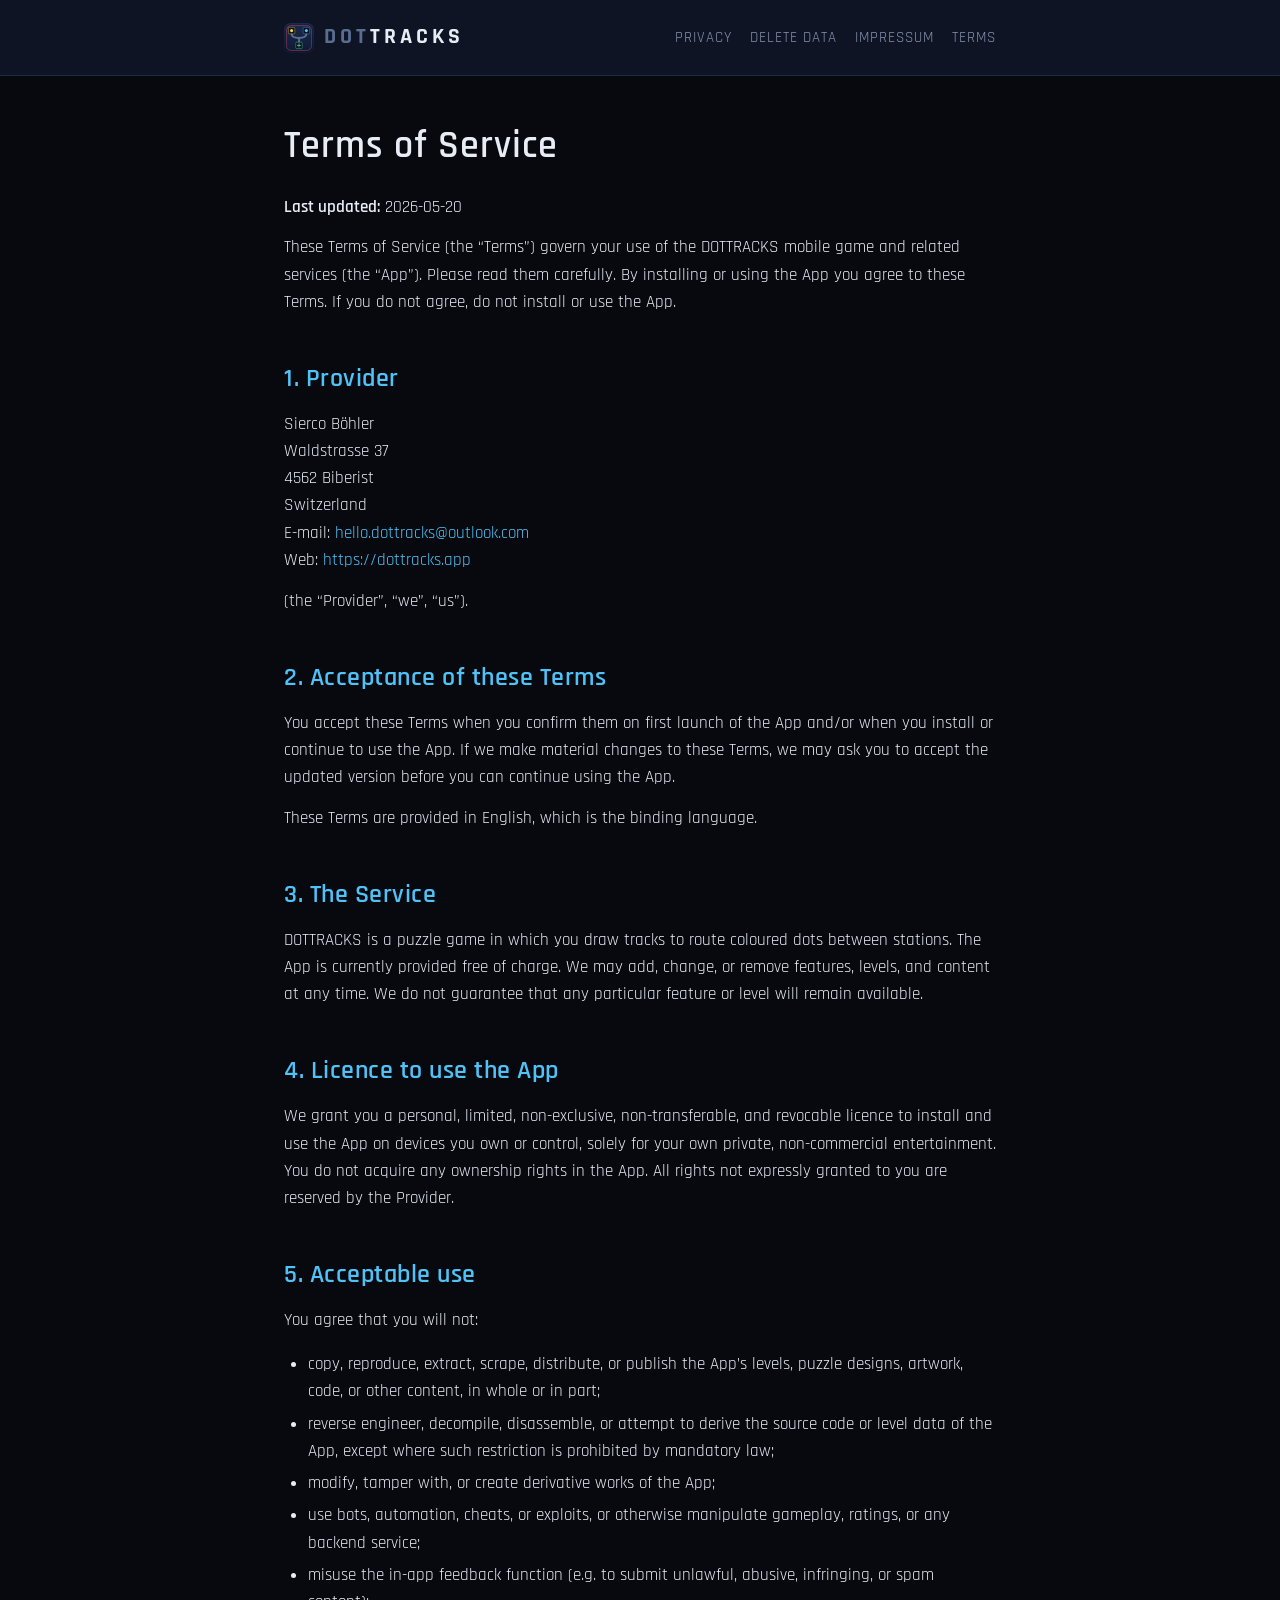
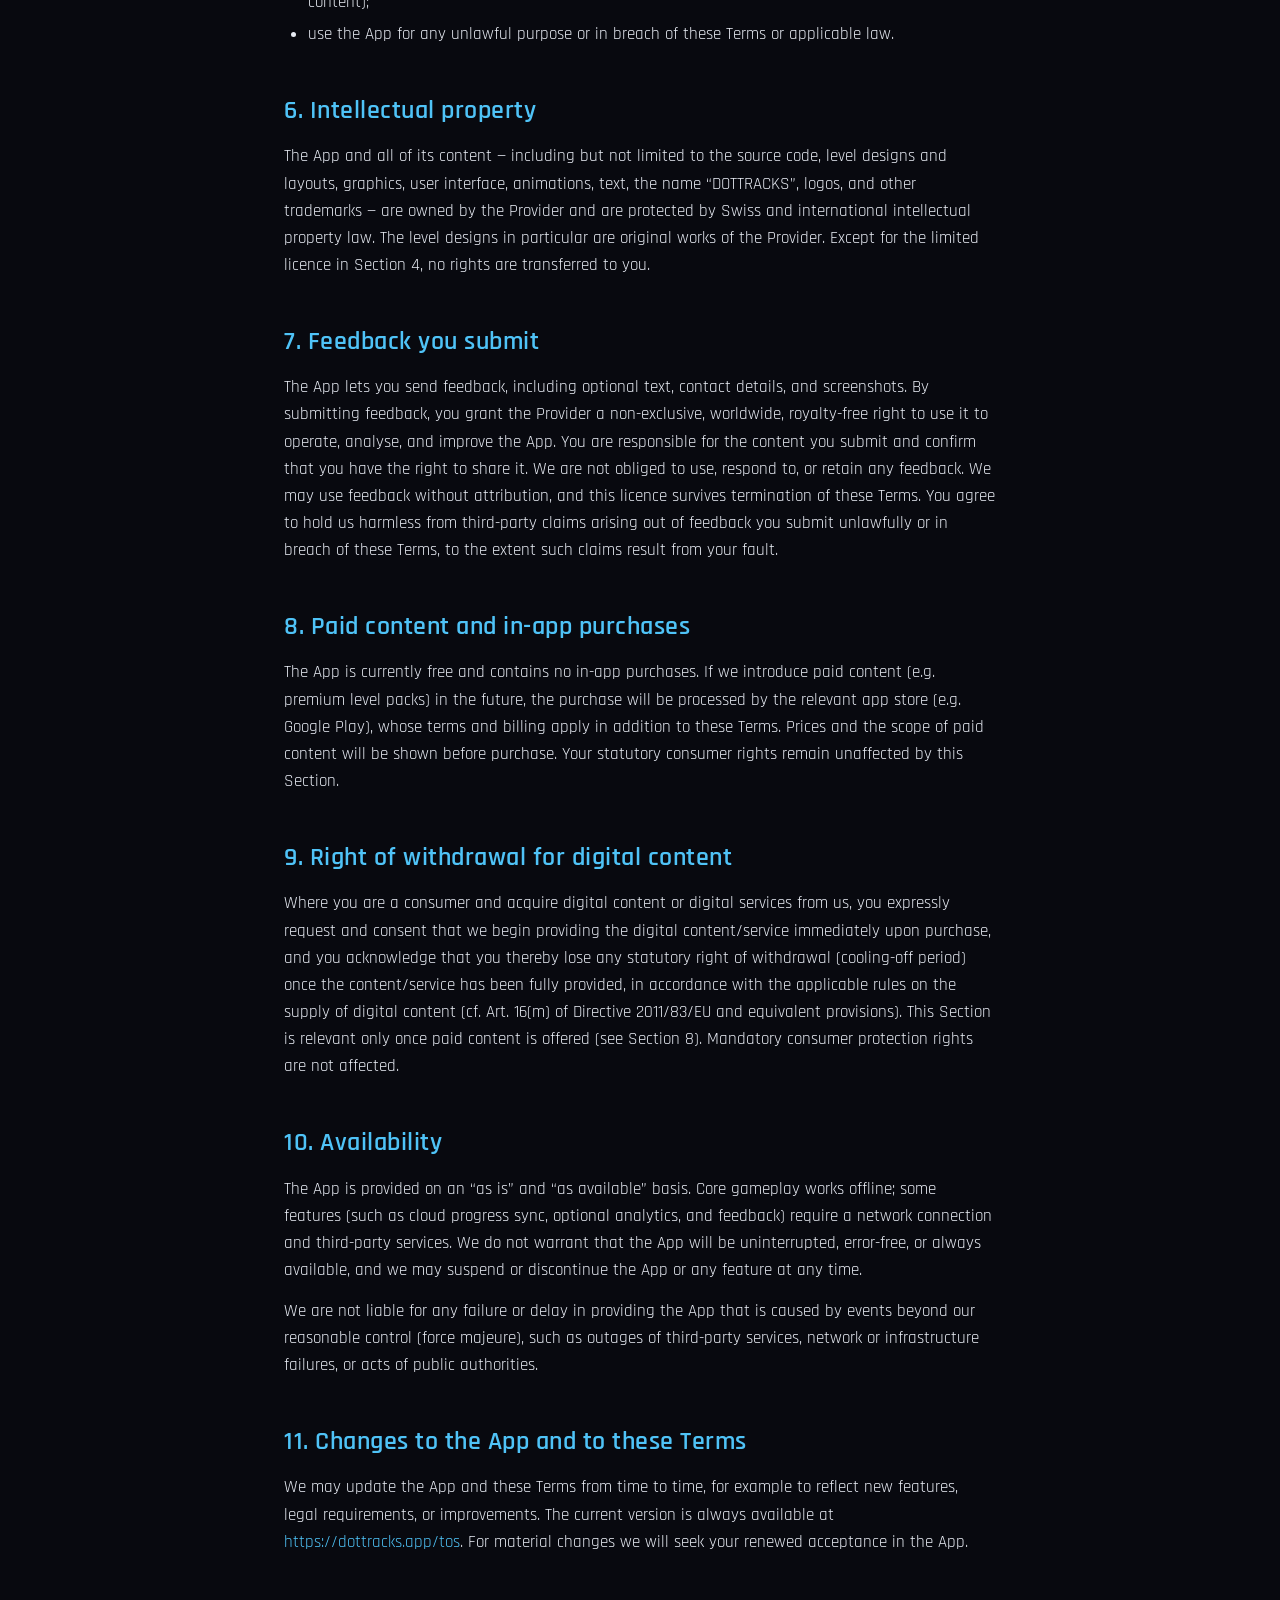
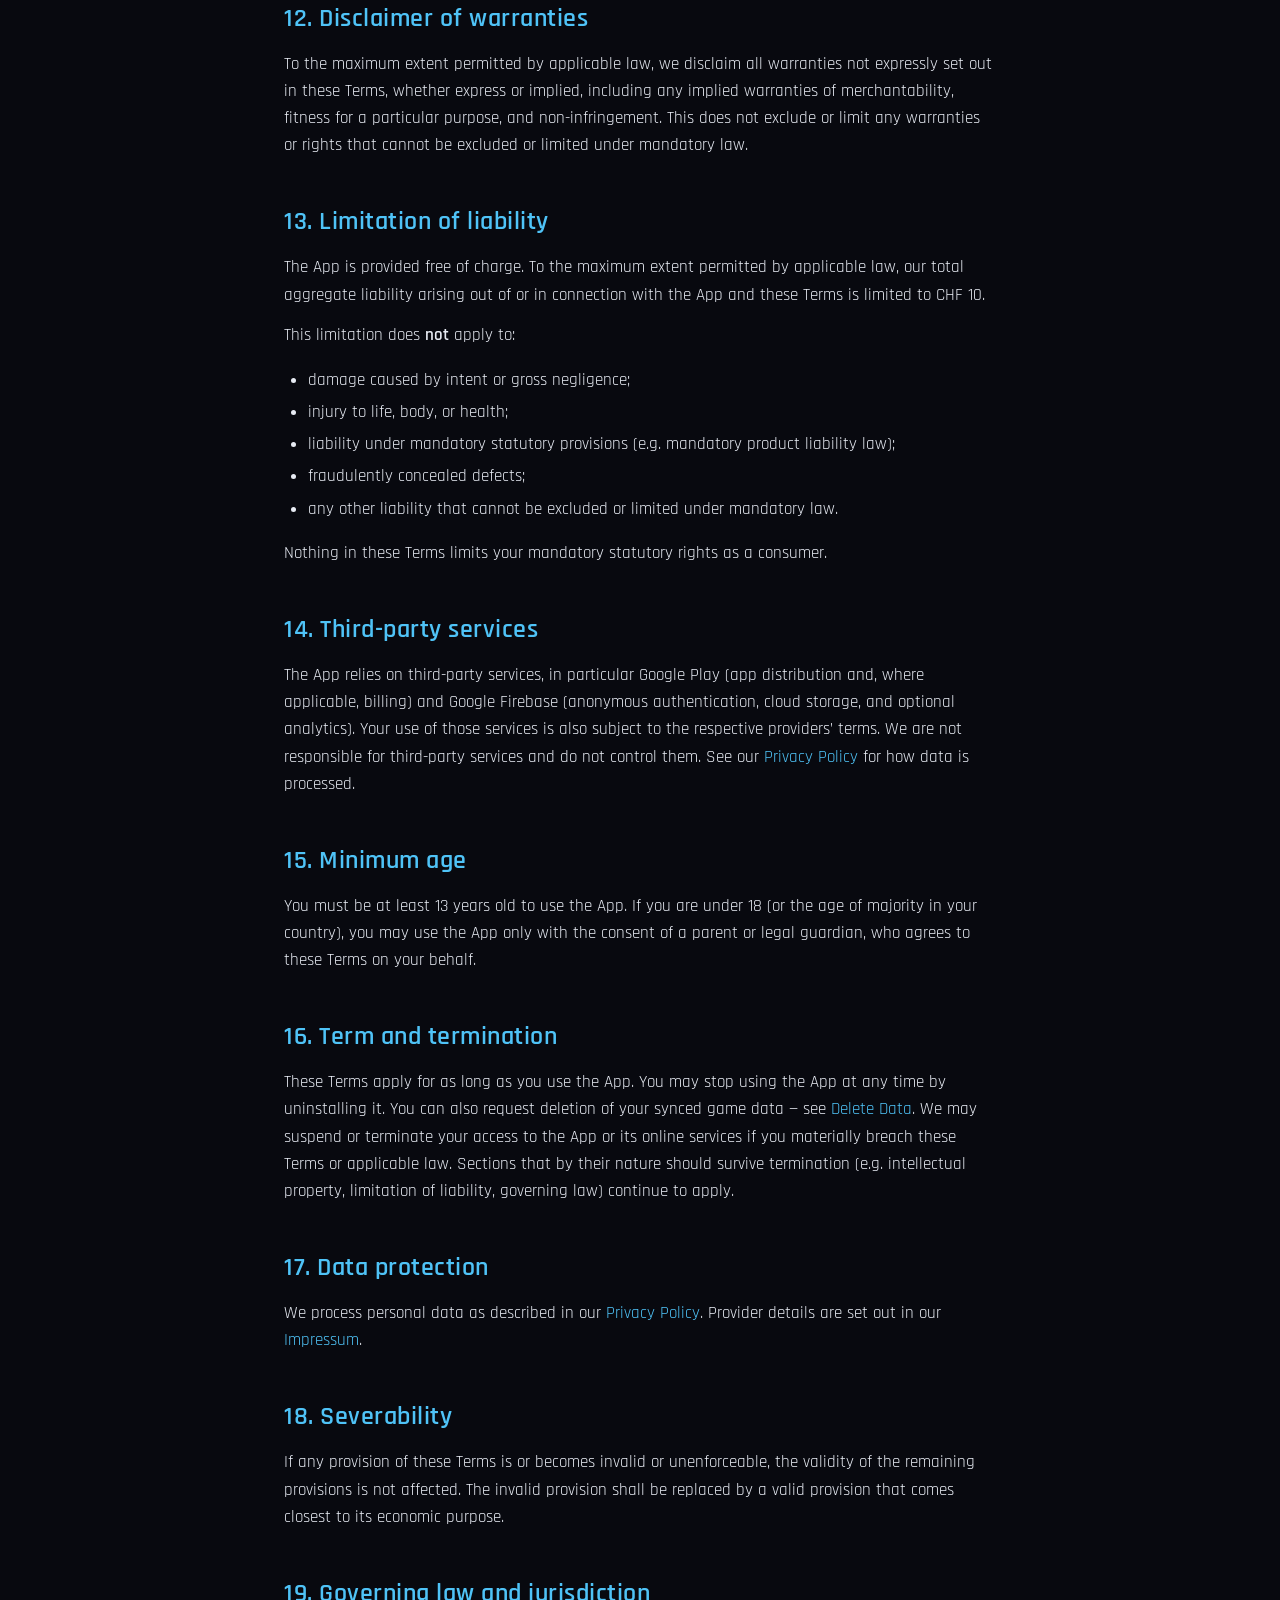
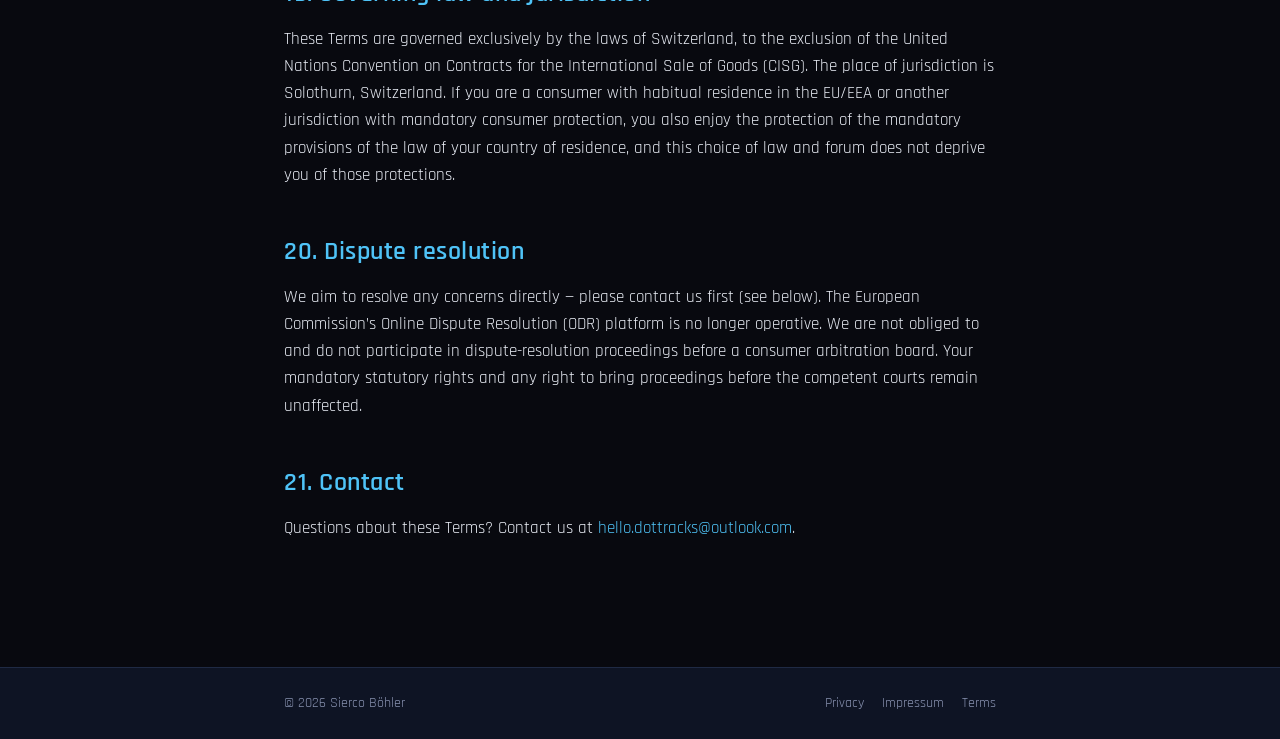
<file: tos/index.html>
<!DOCTYPE html>
<html lang="en">
<head>
  <meta charset="UTF-8">
  <meta name="viewport" content="width=device-width, initial-scale=1.0">
  <title>Terms of Service — DOTTRACKS</title>
  <meta name="description" content="Terms of Service for the DOTTRACKS mobile game by Sierco Böhler.">
  <meta name="theme-color" content="#1B2A4E">
  <link rel="icon" type="image/svg+xml" href="/favicon.svg">
  <link rel="icon" type="image/png" sizes="32x32" href="/favicon-32.png">
  <link rel="icon" type="image/png" sizes="192x192" href="/icon-192.png">
  <link rel="icon" type="image/png" sizes="512x512" href="/icon-512.png">
  <link rel="apple-touch-icon" sizes="180x180" href="/apple-touch-icon.png">
  <link rel="preconnect" href="https://fonts.googleapis.com">
  <link rel="preconnect" href="https://fonts.gstatic.com" crossorigin>
  <link href="https://fonts.googleapis.com/css2?family=Rajdhani:wght@400;500;600;700&display=swap" rel="stylesheet">
  <link rel="stylesheet" href="/style.css">
</head>
<body>
  <header class="site-header">
    <div class="container">
      <a href="/" class="wordmark"><img src="/favicon.svg" alt="" class="wordmark-logo"><span><span class="accent">DOT</span>TRACKS</span></a>
      <nav class="nav">
        <a href="/privacy">Privacy</a>
        <a href="/delete-data">Delete Data</a>
        <a href="/impressum">Impressum</a>
        <a href="/tos">Terms</a>
      </nav>
    </div>
  </header>

  <main>
    <article class="container">
      <h1>Terms of Service</h1>
      <p><strong>Last updated:</strong> 2026-05-20</p>

      <p>
        These Terms of Service (the &ldquo;Terms&rdquo;) govern your use of the
        DOTTRACKS mobile game and related services (the &ldquo;App&rdquo;).
        Please read them carefully. By installing or using the App you agree to
        these Terms. If you do not agree, do not install or use the App.
      </p>

      <h2>1. Provider</h2>
      <p>
        Sierco Böhler<br>
        Waldstrasse 37<br>
        4562 Biberist<br>
        Switzerland<br>
        E-mail: <a href="mailto:hello.dottracks@outlook.com">hello.dottracks@outlook.com</a><br>
        Web: <a href="https://dottracks.app">https://dottracks.app</a>
      </p>
      <p>(the &ldquo;Provider&rdquo;, &ldquo;we&rdquo;, &ldquo;us&rdquo;).</p>

      <h2>2. Acceptance of these Terms</h2>
      <p>
        You accept these Terms when you confirm them on first launch of the App
        and/or when you install or continue to use the App. If we make material
        changes to these Terms, we may ask you to accept the updated version
        before you can continue using the App.
      </p>
      <p>These Terms are provided in English, which is the binding language.</p>

      <h2>3. The Service</h2>
      <p>
        DOTTRACKS is a puzzle game in which you draw tracks to route coloured
        dots between stations. The App is currently provided free of charge. We
        may add, change, or remove features, levels, and content at any time. We
        do not guarantee that any particular feature or level will remain
        available.
      </p>

      <h2>4. Licence to use the App</h2>
      <p>
        We grant you a personal, limited, non-exclusive, non-transferable, and
        revocable licence to install and use the App on devices you own or
        control, solely for your own private, non-commercial entertainment. You
        do not acquire any ownership rights in the App. All rights not expressly
        granted to you are reserved by the Provider.
      </p>

      <h2>5. Acceptable use</h2>
      <p>You agree that you will not:</p>
      <ul>
        <li>copy, reproduce, extract, scrape, distribute, or publish the App&rsquo;s levels, puzzle designs, artwork, code, or other content, in whole or in part;</li>
        <li>reverse engineer, decompile, disassemble, or attempt to derive the source code or level data of the App, except where such restriction is prohibited by mandatory law;</li>
        <li>modify, tamper with, or create derivative works of the App;</li>
        <li>use bots, automation, cheats, or exploits, or otherwise manipulate gameplay, ratings, or any backend service;</li>
        <li>misuse the in-app feedback function (e.g. to submit unlawful, abusive, infringing, or spam content);</li>
        <li>use the App for any unlawful purpose or in breach of these Terms or applicable law.</li>
      </ul>

      <h2>6. Intellectual property</h2>
      <p>
        The App and all of its content &mdash; including but not limited to the
        source code, level designs and layouts, graphics, user interface,
        animations, text, the name &ldquo;DOTTRACKS&rdquo;, logos, and other
        trademarks &mdash; are owned by the Provider and are protected by Swiss
        and international intellectual property law. The level designs in
        particular are original works of the Provider. Except for the limited
        licence in Section 4, no rights are transferred to you.
      </p>

      <h2>7. Feedback you submit</h2>
      <p>
        The App lets you send feedback, including optional text, contact details,
        and screenshots. By submitting feedback, you grant the Provider a
        non-exclusive, worldwide, royalty-free right to use it to operate,
        analyse, and improve the App. You are responsible for the content you
        submit and confirm that you have the right to share it. We are not
        obliged to use, respond to, or retain any feedback. We may use feedback
        without attribution, and this licence survives termination of these
        Terms. You agree to hold us harmless from third-party claims arising out
        of feedback you submit unlawfully or in breach of these Terms, to the
        extent such claims result from your fault.
      </p>

      <h2>8. Paid content and in-app purchases</h2>
      <p>
        The App is currently free and contains no in-app purchases. If we
        introduce paid content (e.g. premium level packs) in the future, the
        purchase will be processed by the relevant app store (e.g. Google Play),
        whose terms and billing apply in addition to these Terms. Prices and the
        scope of paid content will be shown before purchase. Your statutory
        consumer rights remain unaffected by this Section.
      </p>

      <h2>9. Right of withdrawal for digital content</h2>
      <p>
        Where you are a consumer and acquire digital content or digital services
        from us, you expressly request and consent that we begin providing the
        digital content/service immediately upon purchase, and you acknowledge
        that you thereby lose any statutory right of withdrawal (cooling-off
        period) once the content/service has been fully provided, in accordance
        with the applicable rules on the supply of digital content (cf. Art.
        16(m) of Directive 2011/83/EU and equivalent provisions). This Section is
        relevant only once paid content is offered (see Section 8). Mandatory
        consumer protection rights are not affected.
      </p>

      <h2>10. Availability</h2>
      <p>
        The App is provided on an &ldquo;as is&rdquo; and &ldquo;as
        available&rdquo; basis. Core gameplay works offline; some features (such
        as cloud progress sync, optional analytics, and feedback) require a
        network connection and third-party services. We do not warrant that the
        App will be uninterrupted, error-free, or always available, and we may
        suspend or discontinue the App or any feature at any time.
      </p>
      <p>
        We are not liable for any failure or delay in providing the App that is
        caused by events beyond our reasonable control (force majeure), such as
        outages of third-party services, network or infrastructure failures, or
        acts of public authorities.
      </p>

      <h2>11. Changes to the App and to these Terms</h2>
      <p>
        We may update the App and these Terms from time to time, for example to
        reflect new features, legal requirements, or improvements. The current
        version is always available at
        <a href="https://dottracks.app/tos">https://dottracks.app/tos</a>. For
        material changes we will seek your renewed acceptance in the App.
      </p>

      <h2>12. Disclaimer of warranties</h2>
      <p>
        To the maximum extent permitted by applicable law, we disclaim all
        warranties not expressly set out in these Terms, whether express or
        implied, including any implied warranties of merchantability, fitness for
        a particular purpose, and non-infringement. This does not exclude or
        limit any warranties or rights that cannot be excluded or limited under
        mandatory law.
      </p>

      <h2>13. Limitation of liability</h2>
      <p>
        The App is provided free of charge. To the maximum extent permitted by
        applicable law, our total aggregate liability arising out of or in
        connection with the App and these Terms is limited to CHF 10.
      </p>
      <p>This limitation does <strong>not</strong> apply to:</p>
      <ul>
        <li>damage caused by intent or gross negligence;</li>
        <li>injury to life, body, or health;</li>
        <li>liability under mandatory statutory provisions (e.g. mandatory product liability law);</li>
        <li>fraudulently concealed defects;</li>
        <li>any other liability that cannot be excluded or limited under mandatory law.</li>
      </ul>
      <p>
        Nothing in these Terms limits your mandatory statutory rights as a
        consumer.
      </p>

      <h2>14. Third-party services</h2>
      <p>
        The App relies on third-party services, in particular Google Play (app
        distribution and, where applicable, billing) and Google Firebase
        (anonymous authentication, cloud storage, and optional analytics). Your
        use of those services is also subject to the respective providers&rsquo;
        terms. We are not responsible for third-party services and do not control
        them. See our <a href="/privacy">Privacy Policy</a> for how data is
        processed.
      </p>

      <h2>15. Minimum age</h2>
      <p>
        You must be at least 13 years old to use the App. If you are under 18
        (or the age of majority in your country), you may use the App only with
        the consent of a parent or legal guardian, who agrees to these Terms on
        your behalf.
      </p>

      <h2>16. Term and termination</h2>
      <p>
        These Terms apply for as long as you use the App. You may stop using the
        App at any time by uninstalling it. You can also request deletion of
        your synced game data &mdash; see <a href="/delete-data">Delete Data</a>.
        We may suspend or terminate your access to the App or its online
        services if you materially breach these Terms or applicable law.
        Sections that by their nature should survive
        termination (e.g. intellectual property, limitation of liability,
        governing law) continue to apply.
      </p>

      <h2>17. Data protection</h2>
      <p>
        We process personal data as described in our
        <a href="/privacy">Privacy Policy</a>. Provider details are set out in
        our <a href="/impressum">Impressum</a>.
      </p>

      <h2>18. Severability</h2>
      <p>
        If any provision of these Terms is or becomes invalid or unenforceable,
        the validity of the remaining provisions is not affected. The invalid
        provision shall be replaced by a valid provision that comes closest to
        its economic purpose.
      </p>

      <h2>19. Governing law and jurisdiction</h2>
      <p>
        These Terms are governed exclusively by the laws of Switzerland, to the
        exclusion of the United Nations Convention on Contracts for the
        International Sale of Goods (CISG). The place of jurisdiction is
        Solothurn, Switzerland. If you are a consumer with habitual residence in
        the EU/EEA or another jurisdiction with mandatory consumer protection,
        you also enjoy the protection of the mandatory provisions of the law of
        your country of residence, and this choice of law and forum does not
        deprive you of those protections.
      </p>

      <h2>20. Dispute resolution</h2>
      <p>
        We aim to resolve any concerns directly &mdash; please contact us first
        (see below). The European Commission&rsquo;s Online Dispute Resolution
        (ODR) platform is no longer operative. We are not obliged to and do not
        participate in dispute-resolution proceedings before a consumer
        arbitration board. Your mandatory statutory rights and any right to
        bring proceedings before the competent courts remain unaffected.
      </p>

      <h2>21. Contact</h2>
      <p>
        Questions about these Terms? Contact us at
        <a href="mailto:hello.dottracks@outlook.com">hello.dottracks@outlook.com</a>.
      </p>
    </article>
  </main>

  <footer class="site-footer">
    <div class="container">
      <div>© 2026 Sierco Böhler</div>
      <div class="footer-links">
        <a href="/privacy">Privacy</a>
        <a href="/impressum">Impressum</a>
        <a href="/tos">Terms</a>
      </div>
    </div>
  </footer>
</body>
</html>
</file>
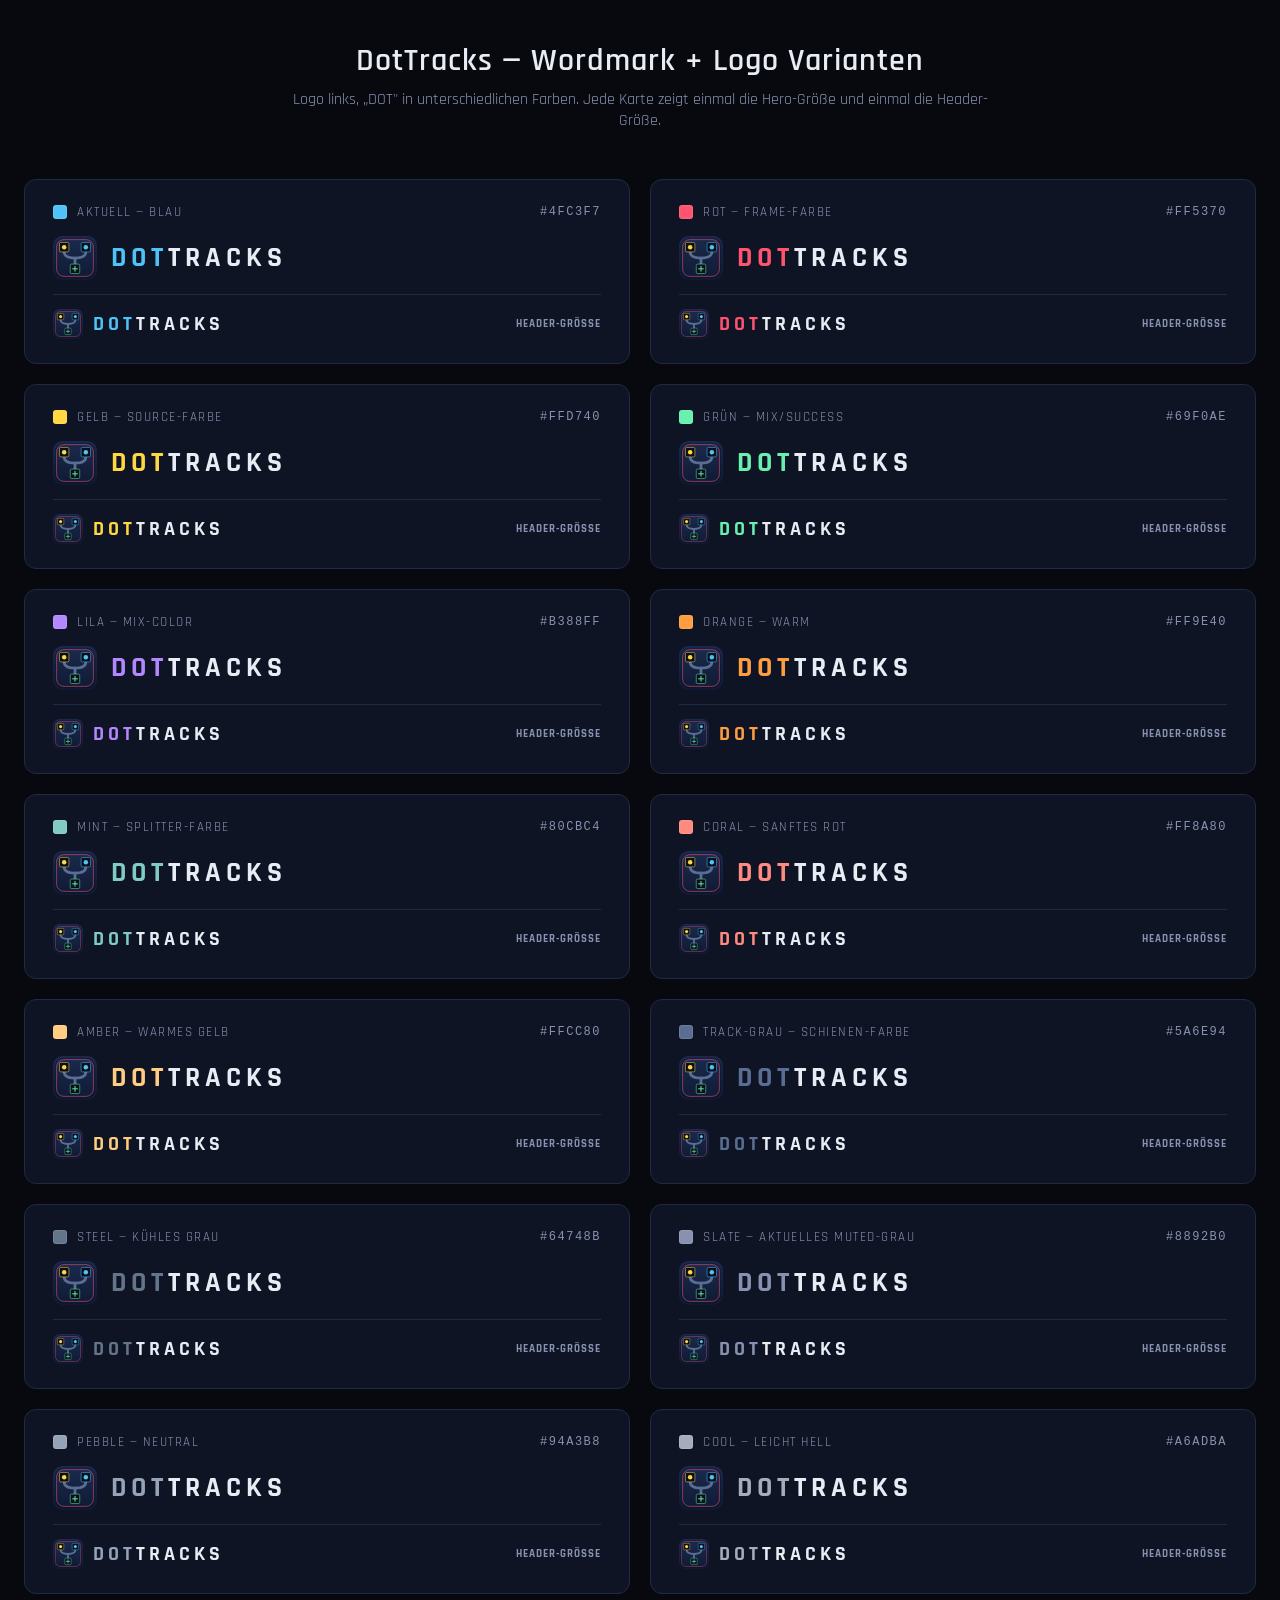
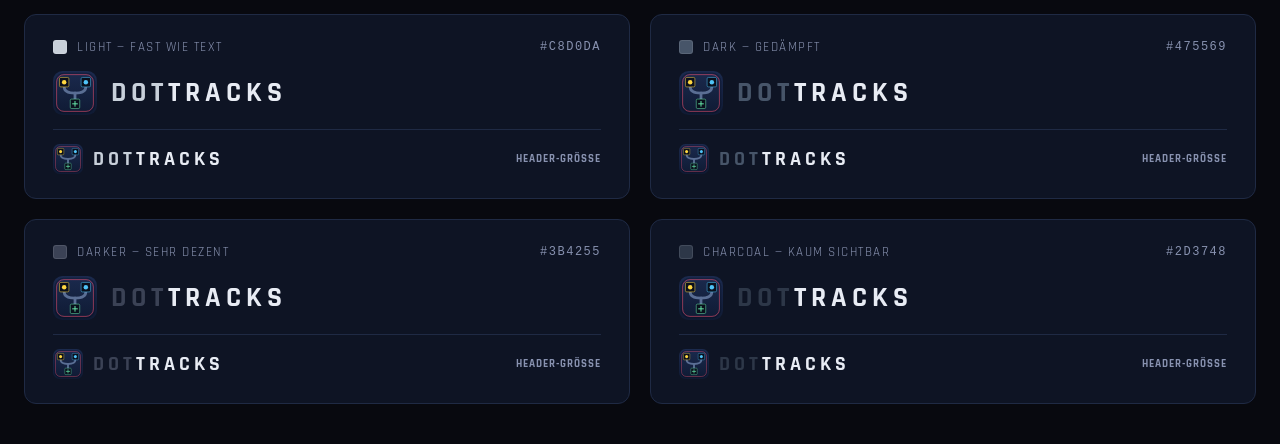
<file: preview-wordmark.html>
<!DOCTYPE html>
<html lang="de">
<head>
<meta charset="UTF-8">
<meta name="viewport" content="width=device-width, initial-scale=1.0">
<title>Wordmark-Varianten — DotTracks</title>
<link rel="icon" type="image/svg+xml" href="/favicon.svg">
<link rel="preconnect" href="https://fonts.googleapis.com">
<link rel="preconnect" href="https://fonts.gstatic.com" crossorigin>
<link href="https://fonts.googleapis.com/css2?family=Rajdhani:wght@400;500;600;700&display=swap" rel="stylesheet">
<style>
  :root {
    --bg: #08090F;
    --panel: #0E1424;
    --cell: #10182A;
    --border: #1F2A44;
    --text: #E8ECF4;
    --muted: #8892B0;
  }
  * { box-sizing: border-box; }
  body {
    font-family: 'Rajdhani', system-ui, sans-serif;
    background: var(--bg);
    color: var(--text);
    margin: 0;
    padding: 40px 24px;
  }
  h1 {
    text-align: center;
    margin: 0 0 8px;
    font-weight: 600;
    letter-spacing: 1px;
  }
  .sub {
    text-align: center;
    color: var(--muted);
    margin: 0 0 48px;
    max-width: 720px;
    margin-left: auto;
    margin-right: auto;
  }
  .grid {
    display: grid;
    gap: 20px;
    grid-template-columns: repeat(auto-fill, minmax(420px, 1fr));
    max-width: 1400px;
    margin: 0 auto;
  }
  .card {
    background: var(--panel);
    border: 1px solid var(--border);
    border-radius: 12px;
    padding: 24px 28px;
  }
  .label {
    display: flex;
    align-items: center;
    gap: 10px;
    color: var(--muted);
    font-size: 13px;
    text-transform: uppercase;
    letter-spacing: 1.5px;
    margin-bottom: 16px;
  }
  .swatch {
    width: 14px;
    height: 14px;
    border-radius: 3px;
    border: 1px solid rgba(255, 255, 255, 0.1);
  }
  .hex {
    margin-left: auto;
    font-family: monospace;
    font-size: 12px;
    color: var(--muted);
  }
  /* Wordmark row — logo + text */
  .wm {
    display: flex;
    align-items: center;
    gap: 14px;
    font-weight: 700;
    font-size: 28px;
    letter-spacing: 5px;
    text-transform: uppercase;
    color: var(--text);
  }
  .wm img {
    width: 44px;
    height: 44px;
    flex-shrink: 0;
  }
  /* Smaller header-size preview */
  .wm-sm {
    display: flex;
    align-items: center;
    gap: 10px;
    font-weight: 700;
    font-size: 20px;
    letter-spacing: 4px;
    text-transform: uppercase;
    color: var(--text);
    margin-top: 14px;
    padding-top: 14px;
    border-top: 1px solid var(--border);
  }
  .wm-sm img {
    width: 30px;
    height: 30px;
    flex-shrink: 0;
  }
  .sm-note {
    font-size: 11px;
    color: var(--muted);
    letter-spacing: 1px;
    margin-left: auto;
  }

  /* Color classes */
  .c-current  { color: #4FC3F7; }  /* current blue */
  .c-red      { color: #FF5370; }
  .c-yellow   { color: #FFD740; }
  .c-green    { color: #69F0AE; }
  .c-purple   { color: #B388FF; }
  .c-orange   { color: #FF9E40; }
  .c-mint     { color: #80CBC4; }
  .c-coral    { color: #FF8A80; }
  .c-amber    { color: #FFCC80; }
  .c-track    { color: #5A6E94; }
  .c-slate    { color: #8892B0; }
  .c-cool     { color: #A6ADBA; }
  .c-light    { color: #C8D0DA; }
  .c-pebble   { color: #94A3B8; }
  .c-steel    { color: #64748B; }
  .c-dark     { color: #475569; }
  .c-darker   { color: #3B4255; }
  .c-charcoal { color: #2D3748; }
</style>
</head>
<body>
  <h1>DotTracks — Wordmark + Logo Varianten</h1>
  <p class="sub">Logo links, „DOT" in unterschiedlichen Farben. Jede Karte zeigt einmal die Hero-Größe und einmal die Header-Größe.</p>

  <div class="grid">

    <!-- Current (blue) for reference -->
    <div class="card">
      <div class="label">
        <span class="swatch" style="background:#4FC3F7"></span>
        Aktuell — Blau
        <span class="hex">#4FC3F7</span>
      </div>
      <div class="wm"><img src="favicon.svg" alt=""><span><span class="c-current">DOT</span>TRACKS</span></div>
      <div class="wm-sm"><img src="favicon.svg" alt=""><span><span class="c-current">DOT</span>TRACKS</span><span class="sm-note">Header-Größe</span></div>
    </div>

    <div class="card">
      <div class="label">
        <span class="swatch" style="background:#FF5370"></span>
        Rot — Frame-Farbe
        <span class="hex">#FF5370</span>
      </div>
      <div class="wm"><img src="favicon.svg" alt=""><span><span class="c-red">DOT</span>TRACKS</span></div>
      <div class="wm-sm"><img src="favicon.svg" alt=""><span><span class="c-red">DOT</span>TRACKS</span><span class="sm-note">Header-Größe</span></div>
    </div>

    <div class="card">
      <div class="label">
        <span class="swatch" style="background:#FFD740"></span>
        Gelb — Source-Farbe
        <span class="hex">#FFD740</span>
      </div>
      <div class="wm"><img src="favicon.svg" alt=""><span><span class="c-yellow">DOT</span>TRACKS</span></div>
      <div class="wm-sm"><img src="favicon.svg" alt=""><span><span class="c-yellow">DOT</span>TRACKS</span><span class="sm-note">Header-Größe</span></div>
    </div>

    <div class="card">
      <div class="label">
        <span class="swatch" style="background:#69F0AE"></span>
        Grün — Mix/Success
        <span class="hex">#69F0AE</span>
      </div>
      <div class="wm"><img src="favicon.svg" alt=""><span><span class="c-green">DOT</span>TRACKS</span></div>
      <div class="wm-sm"><img src="favicon.svg" alt=""><span><span class="c-green">DOT</span>TRACKS</span><span class="sm-note">Header-Größe</span></div>
    </div>

    <div class="card">
      <div class="label">
        <span class="swatch" style="background:#B388FF"></span>
        Lila — Mix-Color
        <span class="hex">#B388FF</span>
      </div>
      <div class="wm"><img src="favicon.svg" alt=""><span><span class="c-purple">DOT</span>TRACKS</span></div>
      <div class="wm-sm"><img src="favicon.svg" alt=""><span><span class="c-purple">DOT</span>TRACKS</span><span class="sm-note">Header-Größe</span></div>
    </div>

    <div class="card">
      <div class="label">
        <span class="swatch" style="background:#FF9E40"></span>
        Orange — Warm
        <span class="hex">#FF9E40</span>
      </div>
      <div class="wm"><img src="favicon.svg" alt=""><span><span class="c-orange">DOT</span>TRACKS</span></div>
      <div class="wm-sm"><img src="favicon.svg" alt=""><span><span class="c-orange">DOT</span>TRACKS</span><span class="sm-note">Header-Größe</span></div>
    </div>

    <div class="card">
      <div class="label">
        <span class="swatch" style="background:#80CBC4"></span>
        Mint — Splitter-Farbe
        <span class="hex">#80CBC4</span>
      </div>
      <div class="wm"><img src="favicon.svg" alt=""><span><span class="c-mint">DOT</span>TRACKS</span></div>
      <div class="wm-sm"><img src="favicon.svg" alt=""><span><span class="c-mint">DOT</span>TRACKS</span><span class="sm-note">Header-Größe</span></div>
    </div>

    <div class="card">
      <div class="label">
        <span class="swatch" style="background:#FF8A80"></span>
        Coral — sanftes Rot
        <span class="hex">#FF8A80</span>
      </div>
      <div class="wm"><img src="favicon.svg" alt=""><span><span class="c-coral">DOT</span>TRACKS</span></div>
      <div class="wm-sm"><img src="favicon.svg" alt=""><span><span class="c-coral">DOT</span>TRACKS</span><span class="sm-note">Header-Größe</span></div>
    </div>

    <div class="card">
      <div class="label">
        <span class="swatch" style="background:#FFCC80"></span>
        Amber — warmes Gelb
        <span class="hex">#FFCC80</span>
      </div>
      <div class="wm"><img src="favicon.svg" alt=""><span><span class="c-amber">DOT</span>TRACKS</span></div>
      <div class="wm-sm"><img src="favicon.svg" alt=""><span><span class="c-amber">DOT</span>TRACKS</span><span class="sm-note">Header-Größe</span></div>
    </div>

    <div class="card">
      <div class="label">
        <span class="swatch" style="background:#5A6E94"></span>
        Track-Grau — Schienen-Farbe
        <span class="hex">#5A6E94</span>
      </div>
      <div class="wm"><img src="favicon.svg" alt=""><span><span class="c-track">DOT</span>TRACKS</span></div>
      <div class="wm-sm"><img src="favicon.svg" alt=""><span><span class="c-track">DOT</span>TRACKS</span><span class="sm-note">Header-Größe</span></div>
    </div>

    <div class="card">
      <div class="label">
        <span class="swatch" style="background:#64748B"></span>
        Steel — kühles Grau
        <span class="hex">#64748B</span>
      </div>
      <div class="wm"><img src="favicon.svg" alt=""><span><span class="c-steel">DOT</span>TRACKS</span></div>
      <div class="wm-sm"><img src="favicon.svg" alt=""><span><span class="c-steel">DOT</span>TRACKS</span><span class="sm-note">Header-Größe</span></div>
    </div>

    <div class="card">
      <div class="label">
        <span class="swatch" style="background:#8892B0"></span>
        Slate — aktuelles Muted-Grau
        <span class="hex">#8892B0</span>
      </div>
      <div class="wm"><img src="favicon.svg" alt=""><span><span class="c-slate">DOT</span>TRACKS</span></div>
      <div class="wm-sm"><img src="favicon.svg" alt=""><span><span class="c-slate">DOT</span>TRACKS</span><span class="sm-note">Header-Größe</span></div>
    </div>

    <div class="card">
      <div class="label">
        <span class="swatch" style="background:#94A3B8"></span>
        Pebble — neutral
        <span class="hex">#94A3B8</span>
      </div>
      <div class="wm"><img src="favicon.svg" alt=""><span><span class="c-pebble">DOT</span>TRACKS</span></div>
      <div class="wm-sm"><img src="favicon.svg" alt=""><span><span class="c-pebble">DOT</span>TRACKS</span><span class="sm-note">Header-Größe</span></div>
    </div>

    <div class="card">
      <div class="label">
        <span class="swatch" style="background:#A6ADBA"></span>
        Cool — leicht hell
        <span class="hex">#A6ADBA</span>
      </div>
      <div class="wm"><img src="favicon.svg" alt=""><span><span class="c-cool">DOT</span>TRACKS</span></div>
      <div class="wm-sm"><img src="favicon.svg" alt=""><span><span class="c-cool">DOT</span>TRACKS</span><span class="sm-note">Header-Größe</span></div>
    </div>

    <div class="card">
      <div class="label">
        <span class="swatch" style="background:#C8D0DA"></span>
        Light — fast wie Text
        <span class="hex">#C8D0DA</span>
      </div>
      <div class="wm"><img src="favicon.svg" alt=""><span><span class="c-light">DOT</span>TRACKS</span></div>
      <div class="wm-sm"><img src="favicon.svg" alt=""><span><span class="c-light">DOT</span>TRACKS</span><span class="sm-note">Header-Größe</span></div>
    </div>

    <div class="card">
      <div class="label">
        <span class="swatch" style="background:#475569"></span>
        Dark — gedämpft
        <span class="hex">#475569</span>
      </div>
      <div class="wm"><img src="favicon.svg" alt=""><span><span class="c-dark">DOT</span>TRACKS</span></div>
      <div class="wm-sm"><img src="favicon.svg" alt=""><span><span class="c-dark">DOT</span>TRACKS</span><span class="sm-note">Header-Größe</span></div>
    </div>

    <div class="card">
      <div class="label">
        <span class="swatch" style="background:#3B4255"></span>
        Darker — sehr dezent
        <span class="hex">#3B4255</span>
      </div>
      <div class="wm"><img src="favicon.svg" alt=""><span><span class="c-darker">DOT</span>TRACKS</span></div>
      <div class="wm-sm"><img src="favicon.svg" alt=""><span><span class="c-darker">DOT</span>TRACKS</span><span class="sm-note">Header-Größe</span></div>
    </div>

    <div class="card">
      <div class="label">
        <span class="swatch" style="background:#2D3748"></span>
        Charcoal — kaum sichtbar
        <span class="hex">#2D3748</span>
      </div>
      <div class="wm"><img src="favicon.svg" alt=""><span><span class="c-charcoal">DOT</span>TRACKS</span></div>
      <div class="wm-sm"><img src="favicon.svg" alt=""><span><span class="c-charcoal">DOT</span>TRACKS</span><span class="sm-note">Header-Größe</span></div>
    </div>

  </div>
</body>
</html>
</file>
<file: style.css>
:root {
  --bg: #08090F;
  --cell: #10182A;
  --cell-border: #1F2A44;
  --accent: #4FC3F7;
  --text: #E8ECF4;
  --muted: #8892B0;
  --success: #69F0AE;
  --panel: #0E1424;
}

* {
  box-sizing: border-box;
}

html, body {
  margin: 0;
  padding: 0;
}

body {
  font-family: 'Rajdhani', system-ui, -apple-system, sans-serif;
  background: var(--bg);
  color: var(--text);
  font-size: 17px;
  line-height: 1.6;
  -webkit-font-smoothing: antialiased;
  -moz-osx-font-smoothing: grayscale;
}

.container {
  max-width: 760px;
  margin: 0 auto;
  padding: 32px 24px;
}

/* ------------------------------------------------------------------ */
/* Header                                                              */
/* ------------------------------------------------------------------ */

.site-header {
  border-bottom: 1px solid var(--cell-border);
  background: var(--panel);
}

.site-header .container {
  display: flex;
  align-items: center;
  justify-content: space-between;
  padding-top: 20px;
  padding-bottom: 20px;
}

.wordmark {
  display: inline-flex;
  align-items: center;
  gap: 10px;
  font-weight: 700;
  font-size: 22px;
  letter-spacing: 4px;
  color: var(--text);
  text-decoration: none;
  text-transform: uppercase;
}

.wordmark-logo {
  width: 30px;
  height: 30px;
  flex-shrink: 0;
}

.wordmark .accent {
  color: #5A6E94;
}

.nav {
  display: flex;
  gap: 18px;
  font-size: 15px;
  letter-spacing: 1px;
  text-transform: uppercase;
}

.nav a {
  color: var(--muted);
  text-decoration: none;
}

.nav a:hover {
  color: var(--accent);
}

/* ------------------------------------------------------------------ */
/* Typography                                                          */
/* ------------------------------------------------------------------ */

h1, h2, h3 {
  font-weight: 600;
  line-height: 1.25;
  margin: 1.8em 0 0.6em;
}

h1 {
  font-size: 38px;
  letter-spacing: 1px;
  margin-top: 0.4em;
}

h2 {
  font-size: 26px;
  color: var(--accent);
  letter-spacing: 0.5px;
}

h3 {
  font-size: 20px;
  color: var(--text);
}

p {
  margin: 0.8em 0;
}

a {
  color: var(--accent);
  text-decoration: none;
}

a:hover {
  text-decoration: underline;
}

strong {
  color: var(--text);
  font-weight: 600;
}

ul {
  padding-left: 1.4em;
}

ul li {
  margin: 0.3em 0;
}

hr {
  border: none;
  border-top: 1px solid var(--cell-border);
  margin: 2em 0;
}

/* ------------------------------------------------------------------ */
/* Tables                                                              */
/* ------------------------------------------------------------------ */

table {
  width: 100%;
  border-collapse: collapse;
  margin: 1.2em 0;
  background: var(--cell);
  border: 1px solid var(--cell-border);
  font-size: 15px;
}

th, td {
  padding: 10px 14px;
  text-align: left;
  border-bottom: 1px solid var(--cell-border);
  vertical-align: top;
}

th {
  background: var(--panel);
  color: var(--accent);
  font-weight: 600;
  letter-spacing: 0.5px;
}

tr:nth-child(even) td {
  background: rgba(255, 255, 255, 0.02);
}

tr:last-child td {
  border-bottom: none;
}

/* ------------------------------------------------------------------ */
/* Hero (landing)                                                      */
/* ------------------------------------------------------------------ */

.hero {
  padding: 80px 24px 60px;
  text-align: center;
}

.hero h1 {
  font-size: 64px;
  letter-spacing: 6px;
  margin: 0 0 16px;
  text-transform: uppercase;
}

.hero h1 .accent {
  color: #5A6E94;
}

.hero .tagline {
  font-size: 22px;
  color: var(--muted);
  letter-spacing: 1px;
  margin: 0 0 24px;
}

.hero .intro {
  max-width: 560px;
  margin: 0 auto 36px;
  color: var(--text);
}

.badge {
  display: inline-block;
  padding: 14px 28px;
  background: var(--cell);
  border: 1px solid var(--cell-border);
  border-radius: 8px;
  color: var(--muted);
  font-size: 16px;
  letter-spacing: 2px;
  text-transform: uppercase;
}

.badge .accent {
  color: var(--success);
  margin-right: 8px;
}

/* ------------------------------------------------------------------ */
/* Footer                                                              */
/* ------------------------------------------------------------------ */

.site-footer {
  border-top: 1px solid var(--cell-border);
  background: var(--panel);
  margin-top: 80px;
}

.site-footer .container {
  display: flex;
  flex-wrap: wrap;
  justify-content: space-between;
  align-items: center;
  gap: 16px;
  padding-top: 24px;
  padding-bottom: 24px;
  font-size: 14px;
  color: var(--muted);
}

.site-footer .footer-links {
  display: flex;
  gap: 18px;
}

.site-footer a {
  color: var(--muted);
}

.site-footer a:hover {
  color: var(--accent);
}

/* ------------------------------------------------------------------ */
/* Responsive                                                          */
/* ------------------------------------------------------------------ */

@media (max-width: 600px) {
  .hero {
    padding: 48px 20px 36px;
  }
  .hero h1 {
    font-size: 44px;
    letter-spacing: 4px;
  }
  .hero .tagline {
    font-size: 18px;
  }
  h1 {
    font-size: 30px;
  }
  h2 {
    font-size: 22px;
  }
  .site-header .container,
  .site-footer .container {
    flex-direction: column;
    align-items: flex-start;
  }
  .nav {
    gap: 14px;
  }
}
</file>
